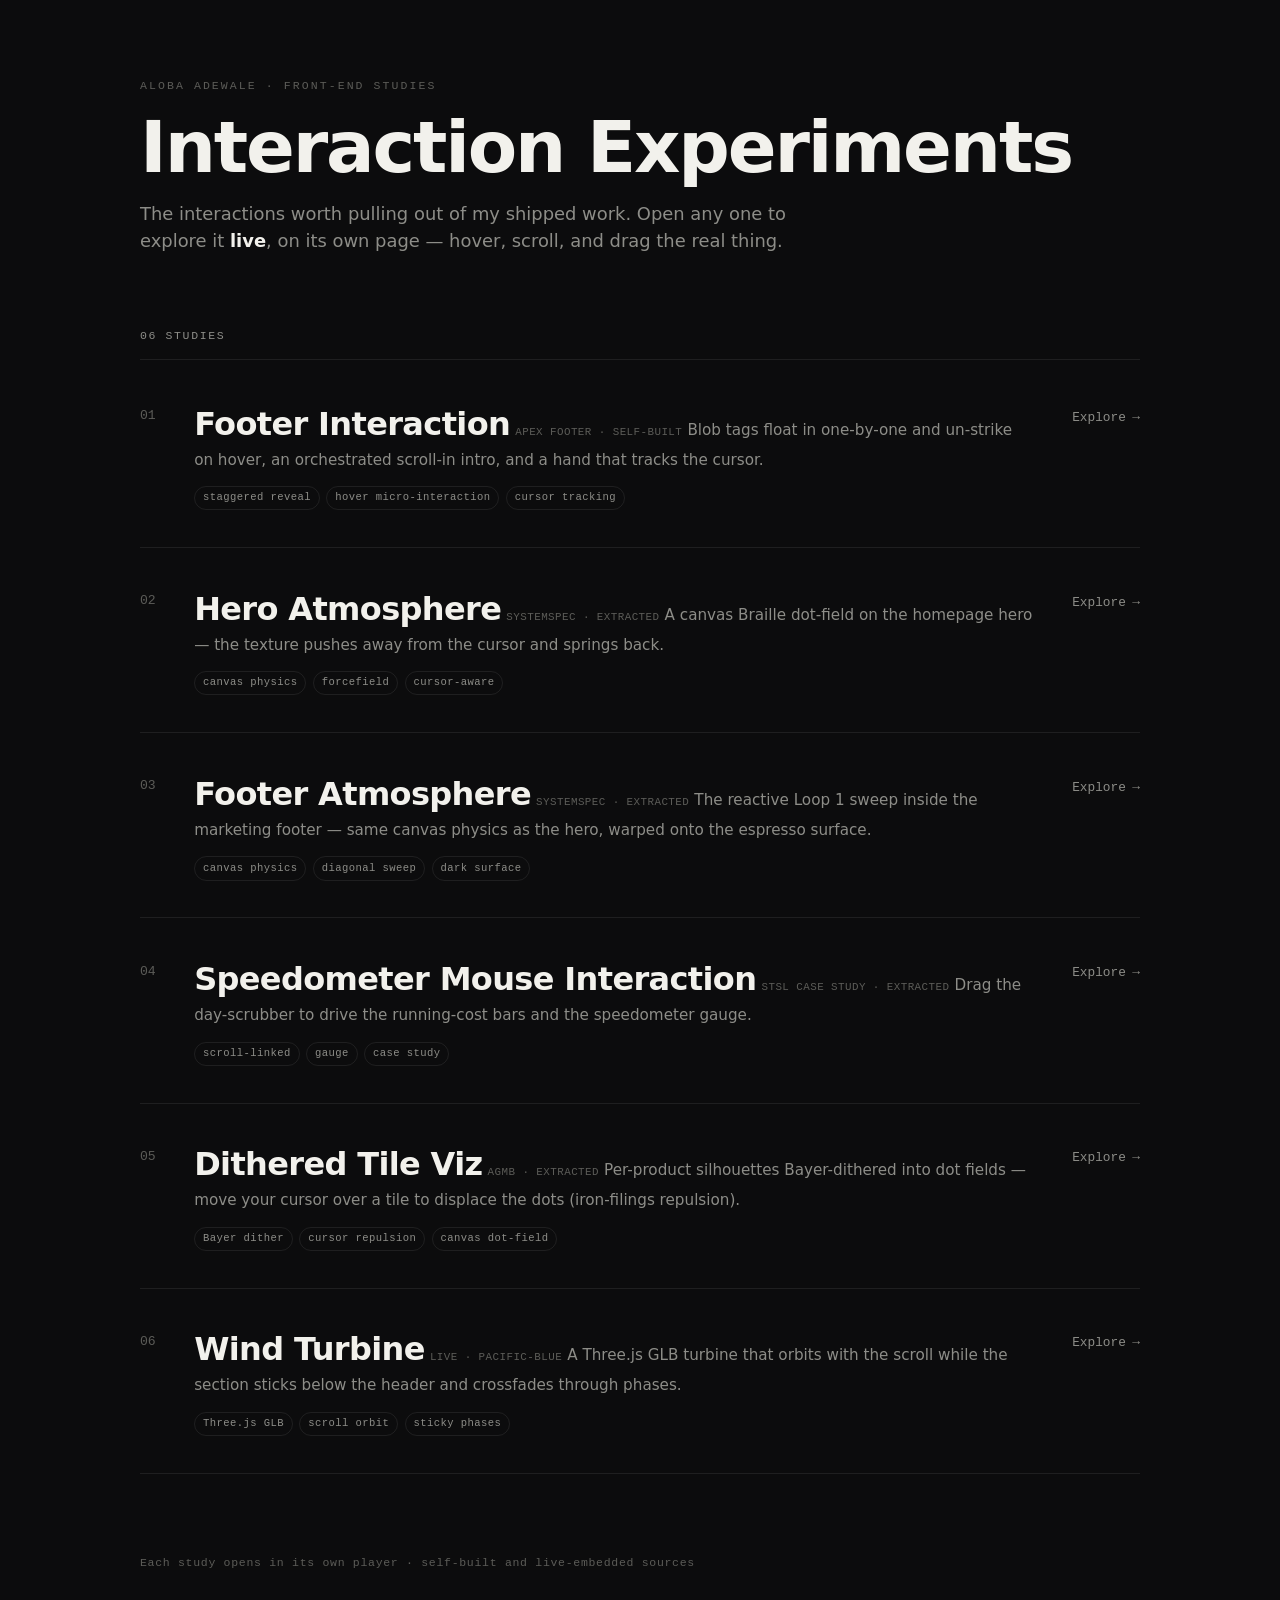
<file: index.html>
<!DOCTYPE html>
<html lang="en">
<head>
<meta charset="UTF-8" />
<meta name="viewport" content="width=device-width, initial-scale=1.0" />
<title>Interaction Experiments — Aloba Adewale</title>
<style>
  :root {
    --bg: #0c0c0d;
    --ink: #f2f1ec;
    --muted: #8d8d88;
    --faint: #5c5c58;
    --line: rgba(255,255,255,0.08);
    --red: #e40202;
    --ease: cubic-bezier(0.23, 1, 0.32, 1);
    --sans: ui-sans-serif, system-ui, -apple-system, "Segoe UI", Roboto, sans-serif;
    --mono: ui-monospace, "SF Mono", "JetBrains Mono", Menlo, monospace;
  }
  * { box-sizing: border-box; margin: 0; padding: 0; }
  body {
    background: var(--bg); color: var(--ink); font-family: var(--sans);
    -webkit-font-smoothing: antialiased; line-height: 1.5;
    padding: clamp(2rem, 6vw, 6rem) clamp(1.25rem, 5vw, 4rem) 5rem;
  }
  .wrap { max-width: 1000px; margin: 0 auto; }

  header { margin-bottom: clamp(2.5rem, 6vw, 4.5rem); }
  .eyebrow { font-family: var(--mono); font-size: 0.72rem; letter-spacing: 0.18em;
             text-transform: uppercase; color: var(--faint); margin-bottom: 1.1rem; }
  h1 { font-size: clamp(2.4rem, 7vw, 4.5rem); line-height: 0.98; letter-spacing: -0.03em;
       font-weight: 680; margin-bottom: 1.2rem; }
  .lead { color: var(--muted); font-size: clamp(1rem, 2vw, 1.12rem); max-width: 62ch; }
  .lead b { color: var(--ink); font-weight: 600; }

  .count { font-family: var(--mono); font-size: 0.72rem; letter-spacing: 0.14em;
           text-transform: uppercase; color: var(--muted);
           padding-bottom: 0.9rem; border-bottom: 1px solid var(--line); margin-bottom: 0.2rem; }

  ul { list-style: none; }
  .study {
    display: grid; grid-template-columns: auto 1fr auto; align-items: start;
    gap: clamp(1rem, 3vw, 2.5rem);
    padding: clamp(1.7rem, 3.2vw, 2.3rem) 0; border-bottom: 1px solid var(--line);
    text-decoration: none; color: inherit;
    transition: padding-left 360ms var(--ease);
  }
  .study__no { font-family: var(--mono); font-size: 0.82rem; color: var(--faint); padding-top: 0.4rem; }
  .study__body { min-width: 0; }
  .study__title { font-size: clamp(1.35rem, 3vw, 2rem); letter-spacing: -0.02em; font-weight: 600;
                  transition: color 200ms ease; }
  .study__src { font-family: var(--mono); font-size: 0.68rem; letter-spacing: 0.04em;
                color: var(--faint); text-transform: uppercase; margin-top: 0.3rem; }
  .study__desc { color: var(--muted); font-size: 0.95rem; margin-top: 0.7rem; max-width: 64ch; }
  .study__tags { margin-top: 0.9rem; display: flex; flex-wrap: wrap; gap: 0.4rem; }
  .tag { font-family: var(--mono); font-size: 0.66rem; letter-spacing: 0.04em; color: var(--muted);
         border: 1px solid var(--line); border-radius: 999px; padding: 0.3em 0.75em; }
  .study__go { font-family: var(--mono); font-size: 0.8rem; color: var(--muted);
               display: inline-flex; align-items: center; gap: 0.4rem; white-space: nowrap;
               padding-top: 0.5rem; transition: color 200ms ease; }
  .study__go span { transition: transform 360ms var(--ease); display: inline-block; }

  @media (hover: hover) and (pointer: fine) {
    .study:hover { padding-left: 0.7rem; }
    .study:hover .study__title { color: var(--red); }
    .study:hover .study__go { color: var(--ink); }
    .study:hover .study__go span { transform: translateX(4px); }
  }
  .study:focus-visible { outline: 2px solid var(--ink); outline-offset: 5px; border-radius: 8px; }

  footer { margin-top: clamp(3rem, 7vw, 5rem); color: var(--faint); font-family: var(--mono);
           font-size: 0.72rem; letter-spacing: 0.06em; }
  footer a { color: var(--muted); text-decoration: none; border-bottom: 1px solid var(--line); }

  @media (max-width: 640px) {
    .study { grid-template-columns: auto 1fr; }
    .study__go { grid-column: 2; justify-self: start; padding-top: 0.9rem; }
  }
  @media (prefers-reduced-motion: reduce) {
    .study, .study__go span { transition: none; }
    .study:hover { padding-left: 0; }
  }
</style>
</head>
<body>
  <div class="wrap">
    <header>
      <p class="eyebrow">Aloba Adewale · Front-end studies</p>
      <h1>Interaction Experiments</h1>
      <p class="lead">The interactions worth pulling out of my shipped work. Open any one to explore it <b>live</b>, on its own page — hover, scroll, and drag the real thing.</p>
    </header>

    <p class="count">06 studies</p>
    <ul>
      <li>
        <a class="study" href="./player.html?study=apex-footer">
          <span class="study__no">01</span>
          <span class="study__body">
            <span class="study__title">Footer Interaction</span>
            <span class="study__src">Apex footer · self-built</span>
            <span class="study__desc">Blob tags float in one-by-one and un-strike on hover, an orchestrated scroll-in intro, and a hand that tracks the cursor.</span>
            <span class="study__tags"><span class="tag">staggered reveal</span><span class="tag">hover micro-interaction</span><span class="tag">cursor tracking</span></span>
          </span>
          <span class="study__go">Explore <span>&#8594;</span></span>
        </a>
      </li>
      <li>
        <a class="study" href="./player.html?study=stsl-hero">
          <span class="study__no">02</span>
          <span class="study__body">
            <span class="study__title">Hero Atmosphere</span>
            <span class="study__src">Systemspec · extracted</span>
            <span class="study__desc">A canvas Braille dot-field on the homepage hero — the texture pushes away from the cursor and springs back.</span>
            <span class="study__tags"><span class="tag">canvas physics</span><span class="tag">forcefield</span><span class="tag">cursor-aware</span></span>
          </span>
          <span class="study__go">Explore <span>&#8594;</span></span>
        </a>
      </li>
      <li>
        <a class="study" href="./player.html?study=stsl-footer">
          <span class="study__no">03</span>
          <span class="study__body">
            <span class="study__title">Footer Atmosphere</span>
            <span class="study__src">Systemspec · extracted</span>
            <span class="study__desc">The reactive Loop 1 sweep inside the marketing footer — same canvas physics as the hero, warped onto the espresso surface.</span>
            <span class="study__tags"><span class="tag">canvas physics</span><span class="tag">diagonal sweep</span><span class="tag">dark surface</span></span>
          </span>
          <span class="study__go">Explore <span>&#8594;</span></span>
        </a>
      </li>
      <li>
        <a class="study" href="./player.html?study=stsl-speedometer">
          <span class="study__no">04</span>
          <span class="study__body">
            <span class="study__title">Speedometer Mouse Interaction</span>
            <span class="study__src">STSL case study · extracted</span>
            <span class="study__desc">Drag the day-scrubber to drive the running-cost bars and the speedometer gauge.</span>
            <span class="study__tags"><span class="tag">scroll-linked</span><span class="tag">gauge</span><span class="tag">case study</span></span>
          </span>
          <span class="study__go">Explore <span>&#8594;</span></span>
        </a>
      </li>
      <li>
        <a class="study" href="./player.html?study=agmb-viz">
          <span class="study__no">05</span>
          <span class="study__body">
            <span class="study__title">Dithered Tile Viz</span>
            <span class="study__src">AGMB · extracted</span>
            <span class="study__desc">Per-product silhouettes Bayer-dithered into dot fields — move your cursor over a tile to displace the dots (iron-filings repulsion).</span>
            <span class="study__tags"><span class="tag">Bayer dither</span><span class="tag">cursor repulsion</span><span class="tag">canvas dot-field</span></span>
          </span>
          <span class="study__go">Explore <span>&#8594;</span></span>
        </a>
      </li>
      <li>
        <a class="study" href="./player.html?study=pacific-turbine">
          <span class="study__no">06</span>
          <span class="study__body">
            <span class="study__title">Wind Turbine</span>
            <span class="study__src">live · Pacific-blue</span>
            <span class="study__desc">A Three.js GLB turbine that orbits with the scroll while the section sticks below the header and crossfades through phases.</span>
            <span class="study__tags"><span class="tag">Three.js GLB</span><span class="tag">scroll orbit</span><span class="tag">sticky phases</span></span>
          </span>
          <span class="study__go">Explore <span>&#8594;</span></span>
        </a>
      </li>
    </ul>

    <footer>Each study opens in its own player · self-built and live-embedded sources</footer>
  </div>
</body>
</html>
</file>
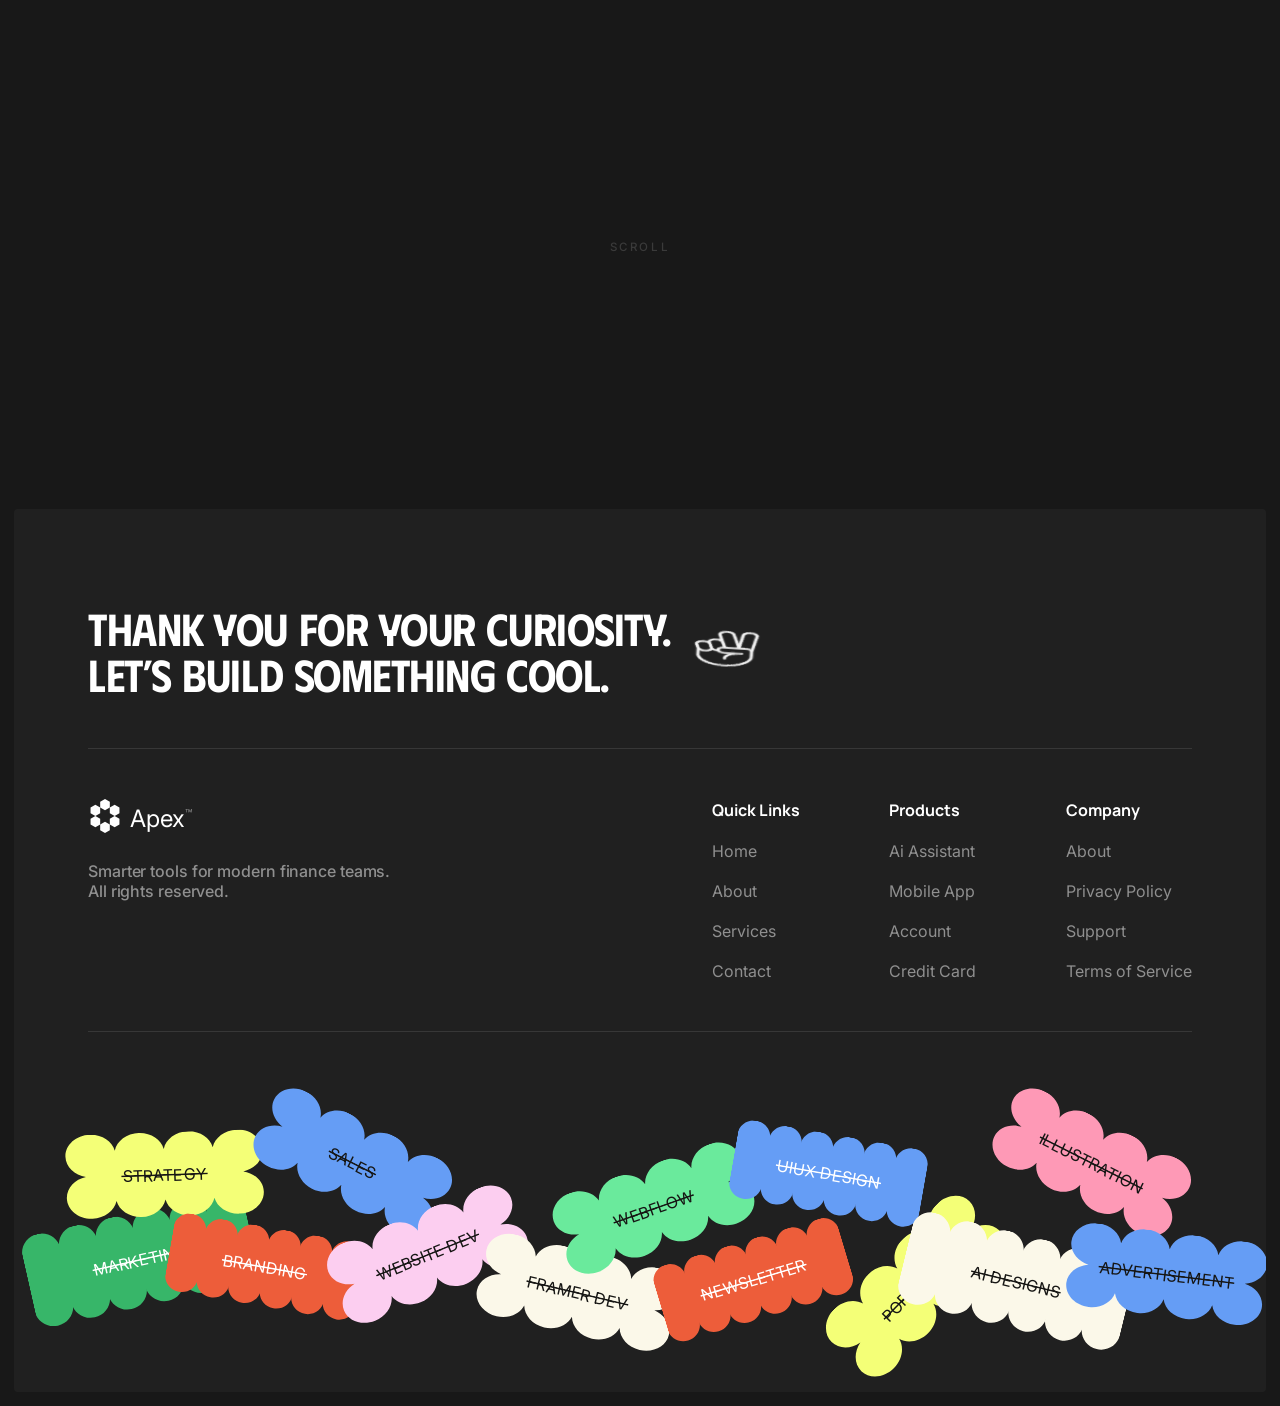
<file: apex-footer/index.html>
<!DOCTYPE html>
<html lang="en">
<head>
<meta charset="UTF-8" />
<meta name="viewport" content="width=device-width, initial-scale=1.0" />
<title>Apex — Footer</title>

<link rel="preconnect" href="https://fonts.googleapis.com" />
<link rel="preconnect" href="https://fonts.gstatic.com" crossorigin />
<link href="https://fonts.googleapis.com/css2?family=Phudu:wght@600;700&family=Inter:wght@400;500&family=Manrope:wght@700&display=swap" rel="stylesheet" />

<style>
  :root {
    --frame:   #181818;
    --panel:   #202020;
    --white:   #ffffff;
    --muted:   #8f8f8f;
    --line:    rgba(255,255,255,0.10);
    --eo:      cubic-bezier(0.23, 1, 0.32, 1);   /* strong ease-out (Emil) */
    --eo-float:cubic-bezier(0.34, 1.45, 0.5, 1); /* single-overshoot settle — buoyant "float" */
    --inter:   "Inter", ui-sans-serif, system-ui, sans-serif;
    --display: "Phudu", "Inter", ui-sans-serif, sans-serif;
    --label:   "Manrope", "Inter", sans-serif;
  }

  * { box-sizing: border-box; margin: 0; padding: 0; }
  html { -webkit-text-size-adjust: 100%; }

  body {
    background: var(--frame);
    font-family: var(--inter);
    -webkit-font-smoothing: antialiased;
    text-rendering: optimizeLegibility;
    min-height: 100dvh;
    display: flex;
    flex-direction: column;
    justify-content: flex-end;
    color: var(--white);
  }

  .page-spacer {
    flex: 1 0 auto;
    min-height: 55vh;
    display: grid;
    place-items: center;
    color: #3a3a3a;
    font: 500 0.72rem/1 var(--inter);
    letter-spacing: 0.22em;
    text-transform: uppercase;
  }

  /* ---- frame + panel ---------------------------------------------- */
  .footer {
    flex: 0 0 auto;
    width: 100%;
    max-width: 1440px;
    margin: 0 auto;
    background: var(--frame);
    padding: 8px;
  }
  .panel {
    position: relative;
    overflow: hidden;
    background: var(--panel);
    padding: 50px 22px 200px;
    border-radius: 4px;
  }

  .stack { display: flex; flex-direction: column; gap: 39px; }

  /* ---- reveal primitives ------------------------------------------ */
  /* generic fade-up */
  .r { opacity: 0; transform: translateY(18px);
       transition: opacity .62s var(--eo) var(--d,0ms), transform .62s var(--eo) var(--d,0ms); }
  .is-in .r { opacity: 1; transform: none; }

  /* line-mask reveal (heading) */
  .line { display: block; overflow: hidden; }
  .line > span { display: block; transform: translateY(115%);
                 transition: transform .8s var(--eo) var(--d,0ms); }
  .is-in .line > span { transform: none; }

  /* divider scale-in */
  .r-line { transform: scaleX(0); transform-origin: left;
            transition: transform .7s var(--eo) var(--d,0ms); }
  .is-in .r-line { transform: scaleX(1); }

  /* logo spin-in */
  .r-logo { opacity: 0; transform: rotate(-120deg) scale(.4);
            transition: opacity .5s var(--eo) var(--d,0ms), transform .7s var(--eo) var(--d,0ms); }
  .is-in .r-logo { opacity: 1; transform: none; }

  /* hand pop-in (wrapper handles intro; inner img handles mouse tilt) */
  .hand-wrap { opacity: 0; transform: translateY(22px) scale(.7);
               transition: opacity .55s var(--eo) var(--d,0ms), transform .7s var(--eo) var(--d,0ms); }
  .is-in .hand-wrap { opacity: 1; transform: none; }

  /* ---- headline + hand -------------------------------------------- */
  .headline { display: flex; align-items: flex-start; gap: 4px; width: 100%; }
  .headline h2 {
    flex: 1 1 0; min-width: 0;
    font-family: var(--display); font-weight: 600;
    font-size: 32px; line-height: 1.06; letter-spacing: -0.01em;
    text-transform: uppercase; color: var(--white);
  }
  .hand-wrap { flex: none; width: 56px; height: 73px; }
  .hand { display: block; width: 100%; height: 100%; object-fit: contain;
          transform: rotate(3.57deg); transform-origin: 50% 80%; will-change: transform; }

  .divider { width: 100%; height: 1px; background: var(--line); }

  /* ---- meta -------------------------------------------------------- */
  .meta { display: flex; flex-direction: column; gap: 40px; }
  .left { display: flex; flex-direction: column; gap: 28px; }
  .brand { display: flex; align-items: center; gap: 8px; }
  .brand img { width: 34px; height: 34px; display: block; }
  .brand__name { font-family: var(--inter); font-weight: 400; font-size: 24px; line-height: 24px; color: var(--white); }
  .brand__name sup { font-size: 0.5em; color: var(--muted); vertical-align: super; }
  .tagline { font-family: var(--inter); font-weight: 500; font-size: 16px; line-height: 20px; letter-spacing: -0.006em; color: var(--muted); }

  .links { display: flex; flex-wrap: wrap; gap: 32px 56px; }
  .col { display: flex; flex-direction: column; gap: 20px; }
  .col__head { font-family: var(--label); font-weight: 700; font-size: 16px; color: var(--white); }
  .col a { font-family: var(--inter); font-weight: 400; font-size: 16px; color: var(--muted);
           text-decoration: none; width: fit-content; transition: color 160ms ease; }
  @media (hover: hover) and (pointer: fine) { .col a:hover { color: var(--white); } }

  /* ---- blob cluster ------------------------------------------------ */
  .blobs { position: absolute; left: 0; right: 0; bottom: -6px; height: 200px; pointer-events: none; }
  .blobs--desktop { display: none; }

  .blob {
    position: absolute; display: grid; place-items: center;
    rotate: var(--rot, 0deg);
    pointer-events: auto; cursor: pointer; text-decoration: none;
    -webkit-tap-highlight-color: transparent;
    opacity: 0; transform: translateY(26px) scale(0.92);
    transition: opacity 520ms var(--eo), transform 520ms var(--eo-float);
    transition-delay: calc(var(--base, 0ms) + var(--i) * var(--stag, 90ms));
  }
  .is-in .blob { opacity: 1; transform: translateY(0) scale(1); }

  .blob__shape { position: absolute; inset: 0; background: var(--fill);
                 -webkit-mask: var(--mask) center / 100% 100% no-repeat;
                         mask: var(--mask) center / 100% 100% no-repeat; }

  .blob__label {
    position: relative; z-index: 1;
    font-family: var(--inter); font-weight: 400; font-size: 11px; line-height: 1;
    letter-spacing: 0.01em; text-transform: uppercase;
    color: var(--ink, #161614); white-space: nowrap; pointer-events: none;
  }
  .blob__label::after {
    content: ""; position: absolute; left: -1px; right: -1px; top: 52%;
    height: 1.4px; background: currentColor; transform: translateY(-50%);
    clip-path: inset(0 0 0 0); transition: clip-path 260ms var(--eo);
  }

  @media (hover: hover) and (pointer: fine) {
    .blob:hover { animation: jiggle 420ms var(--eo); }
    .blob:hover .blob__label::after { clip-path: inset(0 0 0 100%); }  /* wipe off left→right (reading direction) */
  }
  /* touch / tap interaction (no hover on mobile): tap to jiggle + un-strike */
  .blob.is-jiggle { animation: jiggle 460ms var(--eo); }
  .blob.is-tapped .blob__label::after { clip-path: inset(0 0 0 100%); }
  .blob:active { transform: scale(0.96); }
  .blob:focus-visible { outline: 2px solid #fff; outline-offset: 4px; border-radius: 6px; }

  @keyframes jiggle {
    0%   { rotate: var(--rot, 0deg); }
    25%  { rotate: calc(var(--rot, 0deg) - 4deg); }
    50%  { rotate: calc(var(--rot, 0deg) + 3deg); }
    72%  { rotate: calc(var(--rot, 0deg) - 1.5deg); }
    100% { rotate: var(--rot, 0deg); }
  }

  /* ================= DESKTOP ======================================= */
  @media (min-width: 769px) {
    .footer { padding: 14px; }
    .panel { padding: 90px 74px 360px; }
    .stack { gap: 50px; }
    /* heading is natural (nowrap) width so the hand sits beside the text,
       not pushed to the far edge — matches the Figma desktop frame */
    .headline { align-items: flex-end; gap: 18px; }
    .headline h2 { flex: 0 0 auto; font-size: clamp(34px, 3.5vw, 50px); line-height: 1.04; }
    .headline h2 .line > span { white-space: nowrap; }
    .hand-wrap { width: 77px; height: 99px; }
    .hand { transform: rotate(3.57deg); }

    .meta { flex-direction: row; align-items: flex-start; justify-content: space-between; }
    .left { flex: none; }
    .links { flex-wrap: nowrap; gap: clamp(40px, 7vw, 130px); align-items: flex-start; }

    .blobs--mobile { display: none; }
    .blobs--desktop { display: block; bottom: -10px; height: 340px; }
    .blob__label { font-size: 16px; }
    .blob__label::after { height: 1.8px; }
  }

  /* ---- reduced motion --------------------------------------------- */
  @media (prefers-reduced-motion: reduce) {
    .r, .line > span, .r-logo, .hand-wrap { transition: opacity .4s ease var(--d,0ms); transform: none; }
    .is-in .r, .is-in .r-logo, .is-in .hand-wrap { transform: none; }
    .line > span { transform: none; }
    .r-line { transition: opacity .4s ease var(--d,0ms); transform: none; opacity: 0; }
    .is-in .r-line { opacity: 1; transform: none; }
    .blob { transform: none; transition: opacity 320ms ease; transition-delay: calc(var(--i) * 40ms); }
    .is-in .blob { transform: none; }
    @media (hover: hover) and (pointer: fine) {
      .blob:hover { animation: none; }
      .blob:hover .blob__label::after { transition: none; }   /* instant un-strike, no motion */
    }
    .blob:active { transform: none; }
    .hand { transform: rotate(3.57deg) !important; }
  }
</style>
</head>
<body>
  <div class="page-spacer">scroll</div>

  <footer class="footer">
    <div class="panel" id="panel">
      <div class="stack">

        <div class="headline">
          <h2>
            <span class="line"><span class="r-txt" style="--d:80ms">Thank you for your curiosity.</span></span>
            <span class="line"><span class="r-txt" style="--d:170ms">Let&rsquo;s build something cool.</span></span>
          </h2>
          <div class="hand-wrap" style="--d:280ms">
            <img class="hand" id="hand" src="assets/hand.svg" alt="" aria-hidden="true" />
          </div>
        </div>

        <div class="divider r-line" style="--d:360ms"></div>

        <div class="meta">
          <div class="left">
            <div class="brand">
              <img class="r-logo" style="--d:400ms" src="assets/apex.svg" alt="" aria-hidden="true" />
              <span class="brand__name r" style="--d:460ms">Apex<sup>&trade;</sup></span>
            </div>
            <p class="tagline r" style="--d:520ms">Smarter tools for modern finance teams.<br />All rights reserved.</p>
          </div>

          <nav class="links" aria-label="Footer">
            <div class="col r" style="--d:560ms">
              <p class="col__head">Quick Links</p>
              <a>Home</a><a>About</a><a>Services</a><a>Contact</a>
            </div>
            <div class="col r" style="--d:620ms">
              <p class="col__head">Products</p>
              <a>Ai Assistant</a><a>Mobile App</a><a>Account</a><a>Credit Card</a>
            </div>
            <div class="col r" style="--d:680ms">
              <p class="col__head">Company</p>
              <a>About</a><a>Privacy Policy</a><a>Support</a><a>Terms of Service</a>
            </div>
          </nav>
        </div>

        <div class="divider r-line" style="--d:740ms"></div>
      </div>

      <!-- MOBILE blob cluster (5) -->
      <div class="blobs blobs--mobile" aria-label="Services" style="--base:820ms; --stag:90ms;">
        <a class="blob" style="--i:0; --fill:#FCCEF0; --ink:#161614; --mask:url(assets/blobA.svg); --rot:-22.07deg; width:127.7px; height:54.6px; left:266px; top:96px;"><span class="blob__shape"></span><span class="blob__label">Website Dev</span></a>
        <a class="blob" style="--i:1; --fill:#659DF5; --ink:#161614; --mask:url(assets/blobB.svg); --rot:26.86deg; width:127.7px; height:54.6px; left:188px; top:42px;"><span class="blob__shape"></span><span class="blob__label">Sales</span></a>
        <a class="blob" style="--i:2; --fill:#ED5D3A; --ink:#ffffff; --mask:url(assets/blobC.svg); --rot:9.95deg; width:124.8px; height:52px; left:150px; top:86px;"><span class="blob__shape"></span><span class="blob__label">Branding</span></a>
        <a class="blob" style="--i:3; --fill:#F4FF77; --ink:#161614; --mask:url(assets/blobA.svg); --rot:-3deg; width:127.7px; height:54.6px; left:60px; top:34px;"><span class="blob__shape"></span><span class="blob__label">Strategy</span></a>
        <a class="blob" style="--i:4; --fill:#37B669; --ink:#ffffff; --mask:url(assets/blobD.svg); --rot:-12.66deg; width:148.5px; height:61.8px; left:8px; top:78px;"><span class="blob__shape"></span><span class="blob__label">Marketing</span></a>
      </div>

      <!-- DESKTOP blob cluster (13) -->
      <div class="blobs blobs--desktop" aria-label="Services" style="--base:820ms; --stag:60ms;">
        <a class="blob" style="--i:0;  --fill:#37B669; --ink:#fff;     --mask:url(assets/blobD.svg); --rot:-12.66deg; width:228px; height:95px; left:max(12px, calc(6% - 114px));  top:150px;"><span class="blob__shape"></span><span class="blob__label">Marketing</span></a>
        <a class="blob" style="--i:1;  --fill:#F4FF77; --ink:#161614; --mask:url(assets/blobA.svg); --rot:-2deg;    width:199px; height:85px; left:max(40px, calc(12% - 99px));  top:70px;"><span class="blob__shape"></span><span class="blob__label">Strategy</span></a>
        <a class="blob" style="--i:2;  --fill:#ED5D3A; --ink:#fff;     --mask:url(assets/blobC.svg); --rot:9.95deg;   width:193px; height:80px; left:calc(20% - 96px);  top:165px;"><span class="blob__shape"></span><span class="blob__label">Branding</span></a>
        <a class="blob" style="--i:3;  --fill:#659DF5; --ink:#161614; --mask:url(assets/blobA.svg); --rot:26.86deg;  width:199px; height:85px; left:calc(27% - 99px);  top:58px;"><span class="blob__shape"></span><span class="blob__label">Sales</span></a>
        <a class="blob" style="--i:4;  --fill:#FCCEF0; --ink:#161614; --mask:url(assets/blobA.svg); --rot:-22.07deg; width:199px; height:85px; left:calc(33% - 99px);  top:150px;"><span class="blob__shape"></span><span class="blob__label">Website Dev</span></a>
        <a class="blob" style="--i:5;  --fill:#FBF8E9; --ink:#161614; --mask:url(assets/blobA.svg); --rot:13.23deg;  width:199px; height:85px; left:calc(45% - 99px);  top:188px;"><span class="blob__shape"></span><span class="blob__label">Framer Dev</span></a>
        <a class="blob" style="--i:6;  --fill:#6AEA9C; --ink:#161614; --mask:url(assets/blobA.svg); --rot:-19.31deg; width:199px; height:85px; left:calc(51% - 99px);  top:104px;"><span class="blob__shape"></span><span class="blob__label">Webflow</span></a>
        <a class="blob" style="--i:7;  --fill:#ED5D3A; --ink:#fff;     --mask:url(assets/blobC.svg); --rot:-16.7deg;  width:193px; height:80px; left:calc(59% - 96px);  top:178px;"><span class="blob__shape"></span><span class="blob__label">Newsletter</span></a>
        <a class="blob" style="--i:8;  --fill:#659DF5; --ink:#fff;     --mask:url(assets/blobC.svg); --rot:9.95deg;   width:193px; height:80px; left:calc(65% - 96px);  top:72px;"><span class="blob__shape"></span><span class="blob__label">UIUX Design</span></a>
        <a class="blob" style="--i:9;  --fill:#F4FF77; --ink:#161614; --mask:url(assets/blobA.svg); --rot:-45.63deg; width:199px; height:85px; left:calc(72% - 99px);  top:182px;"><span class="blob__shape"></span><span class="blob__label">Portfolio</span></a>
        <a class="blob" style="--i:10; --fill:#FBF8E9; --ink:#161614; --mask:url(assets/blobD.svg); --rot:13.73deg;  width:228px; height:95px; left:calc(80% - 114px); top:172px;"><span class="blob__shape"></span><span class="blob__label">AI Designs</span></a>
        <a class="blob" style="--i:11; --fill:#FE99B6; --ink:#161614; --mask:url(assets/blobA.svg); --rot:26.86deg;  width:199px; height:85px; left:calc(86% - 99px);  top:58px;"><span class="blob__shape"></span><span class="blob__label">Illustration</span></a>
        <a class="blob" style="--i:12; --fill:#659DF5; --ink:#161614; --mask:url(assets/blobA.svg); --rot:6.99deg;   width:199px; height:85px; left:calc(92% - 99px);  top:170px;"><span class="blob__shape"></span><span class="blob__label">Advertisement</span></a>
      </div>

    </div>
  </footer>

  <script>
    var reduce = window.matchMedia("(prefers-reduced-motion: reduce)").matches;

    /* ---- orchestrated intro: reveal the whole panel on scroll-in ---- */
    (function () {
      var panel = document.getElementById("panel");
      if (!panel) return;
      function reveal() { panel.classList.add("is-in"); }
      if (!("IntersectionObserver" in window)) { reveal(); return; }
      var io = new IntersectionObserver(function (entries) {
        entries.forEach(function (e) { if (e.isIntersecting) { reveal(); io.disconnect(); } });
      }, { threshold: 0.18, rootMargin: "-40px 0px" });
      io.observe(panel);
      requestAnimationFrame(function () {
        var r = panel.getBoundingClientRect();
        if (r.top < window.innerHeight && r.bottom > 0) requestAnimationFrame(reveal);
      });
    })();

    /* ---- tap interaction: on touch (no hover), tapping a blob jiggles
            it and wipes off the strikethrough (toggle) ------------------ */
    (function () {
      document.querySelectorAll(".blob").forEach(function (blob) {
        blob.addEventListener("click", function (e) {
          e.preventDefault();
          blob.classList.toggle("is-tapped");
          if (!reduce) {
            blob.classList.remove("is-jiggle");
            void blob.offsetWidth;          // restart the animation
            blob.classList.add("is-jiggle");
          }
        });
        blob.addEventListener("animationend", function () { blob.classList.remove("is-jiggle"); });
      });
    })();

    /* ---- hand follows the mouse (fine pointers only) ---------------- */
    (function () {
      var hand = document.getElementById("hand");
      if (!hand || reduce) return;
      if (!window.matchMedia("(hover: hover) and (pointer: fine)").matches) return;

      var BASE = 3.57;
      var rot = BASE, tx = 0, ty = 0;
      var tRot = BASE, tTx = 0, tTy = 0;
      var active = false;

      function clamp(v, a, b) { return Math.max(a, Math.min(b, v)); }

      window.addEventListener("mousemove", function (e) {
        var r = hand.getBoundingClientRect();
        if (!r.width) return;
        var dx = e.clientX - (r.left + r.width / 2);
        var dy = e.clientY - (r.top + r.height / 2);
        tRot = BASE + clamp(dx * 0.03, -16, 16);   // tilt toward cursor
        tTx  = clamp(dx * 0.018, -12, 12);          // subtle parallax
        tTy  = clamp(dy * 0.018, -10, 10);
        if (!active) { active = true; requestAnimationFrame(loop); }
      }, { passive: true });

      // ease back to rest when the cursor leaves the window
      window.addEventListener("mouseout", function (e) {
        if (e.relatedTarget === null) {
          tRot = BASE; tTx = 0; tTy = 0;
          if (!active) { active = true; requestAnimationFrame(loop); }
        }
      }, { passive: true });

      function loop() {
        rot += (tRot - rot) * 0.12;                 // spring-like lerp
        tx  += (tTx  - tx)  * 0.12;
        ty  += (tTy  - ty)  * 0.12;
        hand.style.transform = "translate(" + tx.toFixed(2) + "px," + ty.toFixed(2) + "px) rotate(" + rot.toFixed(2) + "deg)";
        if (Math.abs(tRot - rot) > 0.05 || Math.abs(tTx - tx) > 0.1 || Math.abs(tTy - ty) > 0.1) {
          requestAnimationFrame(loop);
        } else { active = false; }
      }
    })();
  </script>
</body>
</html>
</file>
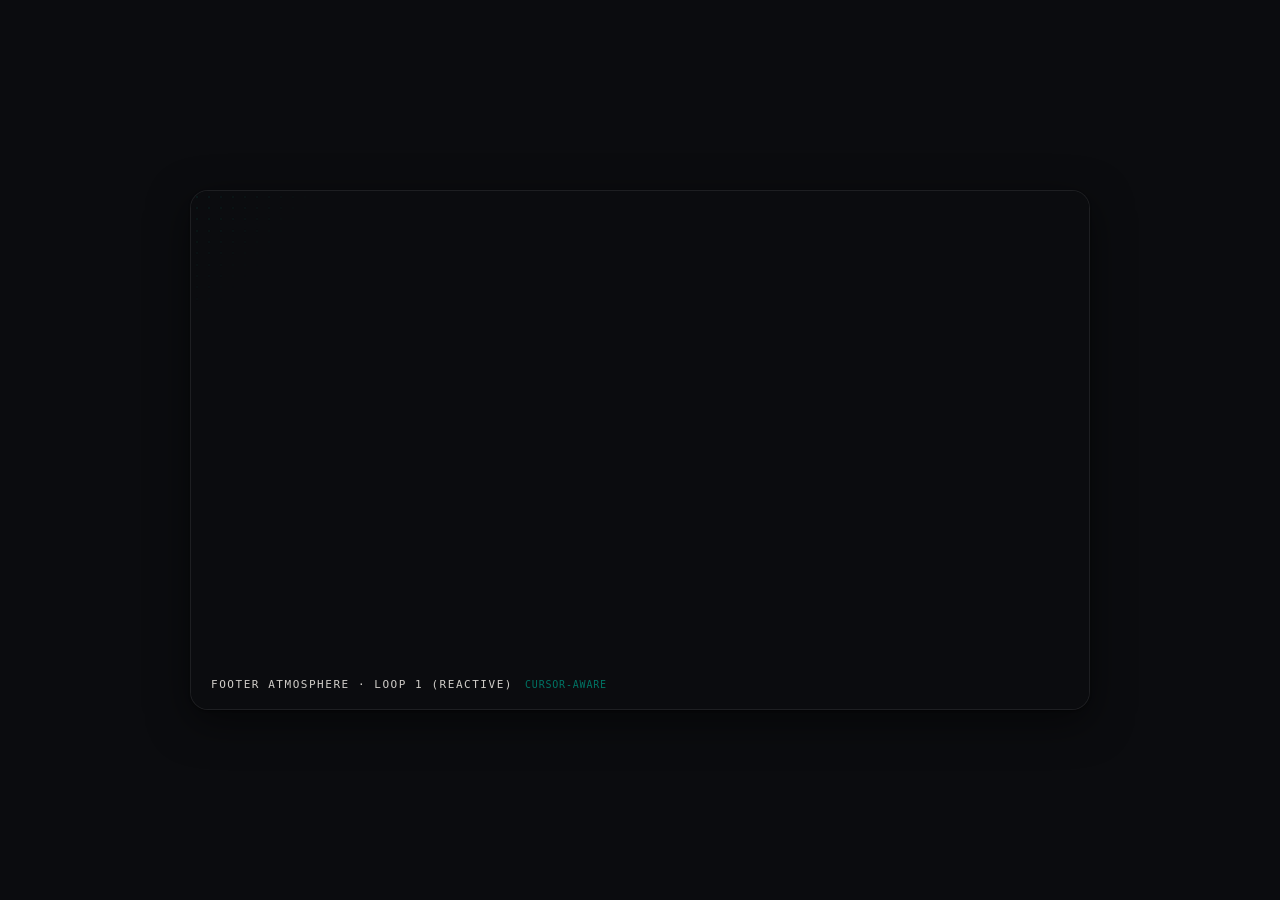
<file: atmosphere-footer/index.html>
<!doctype html>
<html lang="en">
<head>
<meta charset="utf-8" />
<meta name="viewport" content="width=device-width, initial-scale=1" />
<title>Footer Atmosphere · Loop 1 (Reactive)</title>
<!--
  Standalone extraction of FooterAtmosphereReactive.
  Source (verbatim physics + wave):
    packages/brand-stsl/src/components/FooterAtmosphereReactive.tsx
      - Constants (CELL_W/H, COL_X, ROW_Y, DOT_R, FIELD_*, SPRING, DAMPING): lines 19-28
      - Dot struct: lines 30-37
      - hexToRgb: lines 45-53
      - buildDots: lines 80-98
      - resize / dpr handling: lines 100-109
      - mouse onMove/onLeave: lines 121-129
      - drawStatic: lines 137-148
      - wave constants (WAVE_PERIOD_MS 14000, WAVE_BAND 520, WAVE_PEAK_A 0.62, SQRT2 axis): lines 170-175
      - forcefield + diagonal wave tick(): lines 177-244
  Colors/fonts from packages/brand-stsl/src/styles.css
    accent teal #017A6A, bg-inverse espresso #0B0C0F, Source Serif 4 / Inter / JetBrains Mono.
  React shell (useEffect/useRef) unwrapped into DOMContentLoaded + <canvas> + RAF.
-->
<style>
  :root {
    --accent-default: #017A6A;
    --bg-inverse: #0B0C0F;
  }
  * { box-sizing: border-box; }
  html, body {
    margin: 0;
    height: 100%;
  }
  body {
    display: flex;
    align-items: center;
    justify-content: center;
    min-height: 100vh;
    background: var(--bg-inverse);
    font-family: 'Inter', system-ui, -apple-system, sans-serif;
  }

  .demo-stage {
    position: relative;
    width: 900px;
    height: 520px;
    max-width: calc(100vw - 32px);
    background: var(--bg-inverse);
    border: 1px solid rgba(255, 255, 255, 0.08);
    border-radius: 18px;
    overflow: hidden;
    box-shadow: 0 1px 2px rgba(0,0,0,0.4), 0 12px 40px rgba(0,0,0,0.5);
  }

  .demo-stage .field {
    position: absolute;
    inset: 0;
    overflow: hidden;
  }
  /* Espresso base — sits behind the canvas (source render line 290). */
  .demo-stage .field .base {
    position: absolute;
    inset: 0;
    background: var(--bg-inverse);
  }
  .demo-stage canvas {
    display: block;
    position: absolute;
    inset: 0;
    width: 100%;
    height: 100%;
    contain: layout paint;
  }

  .demo-label {
    position: absolute;
    left: 20px;
    bottom: 18px;
    display: flex;
    align-items: baseline;
    gap: 12px;
    pointer-events: none;
    z-index: 2;
  }
  .demo-label .title {
    font-family: 'JetBrains Mono', ui-monospace, 'SF Mono', Menlo, monospace;
    font-size: 11px;
    letter-spacing: 0.14em;
    text-transform: uppercase;
    color: rgba(251, 248, 242, 0.82);
  }
  .demo-label .tag {
    font-family: 'JetBrains Mono', ui-monospace, 'SF Mono', Menlo, monospace;
    font-size: 10px;
    letter-spacing: 0.08em;
    text-transform: uppercase;
    color: var(--accent-default);
    opacity: 0.95;
  }
</style>
</head>
<body>
  <div class="demo-stage" id="stage">
    <div class="field" id="wrap" aria-hidden="true">
      <div class="base"></div>
      <canvas id="canvas"></canvas>
    </div>
    <div class="demo-label">
      <span class="title">Footer Atmosphere · Loop 1 (Reactive)</span>
      <span class="tag">cursor-aware</span>
    </div>
  </div>

<script>
// ---- Constants lifted verbatim from FooterAtmosphereReactive.tsx (lines 19-28) ----
const CELL_W = 24;
const CELL_H = 34;
const COL_X  = [6, 18];
const ROW_Y  = [6, 17, 28];
const DOT_R  = 1.2;

const FIELD_RADIUS = 130;
const FIELD_PUSH   = 38;
const SPRING       = 0.075;
const DAMPING      = 0.82;

// hexToRgb (lines 45-53)
function hexToRgb(hex) {
  const m = hex.replace('#', '').match(/.{2}/g);
  if (!m || m.length < 3) return [1, 122, 106];
  return [
    parseInt(m[0] ?? '00', 16),
    parseInt(m[1] ?? '00', 16),
    parseInt(m[2] ?? '00', 16),
  ];
}
function readToken(name, fallback) {
  const v = getComputedStyle(document.documentElement).getPropertyValue(name).trim();
  return v || fallback;
}

document.addEventListener('DOMContentLoaded', () => {
  const wrap = document.getElementById('wrap');
  const canvas = document.getElementById('canvas');
  const ctx = canvas.getContext('2d', { alpha: true });
  if (!ctx) return;

  const reduced = window.matchMedia('(prefers-reduced-motion: reduce)').matches;
  const dpr = Math.min(window.devicePixelRatio || 1, 2);
  const [r, g, b] = hexToRgb(readToken('--accent-default', '#017A6A'));

  const wrapEl = wrap;
  const canvasEl = canvas;
  const context = ctx;

  let dots = [];
  let cssW = 0;
  let cssH = 0;

  // buildDots (lines 80-98)
  function buildDots(width, height) {
    const next = [];
    const cols = Math.ceil(width / CELL_W) + 1;
    const rows = Math.ceil(height / CELL_H) + 1;
    for (let r = 0; r < rows; r++) {
      for (let c = 0; c < cols; c++) {
        const ox = c * CELL_W;
        const oy = r * CELL_H;
        for (const cx of COL_X) {
          for (const cy of ROW_Y) {
            const x = ox + cx;
            const y = oy + cy;
            next.push({ bx: x, by: y, cx: x, cy: y, vx: 0, vy: 0 });
          }
        }
      }
    }
    return next;
  }

  // resize / dpr handling (lines 100-109)
  function resize() {
    const rect = wrapEl.getBoundingClientRect();
    cssW = rect.width > 0 ? rect.width : 480;
    cssH = rect.height > 0 ? rect.height : 480;
    canvasEl.width = Math.round(cssW * dpr);
    canvasEl.height = Math.round(cssH * dpr);
    canvasEl.style.width  = `${cssW}px`;
    canvasEl.style.height = `${cssH}px`;
    dots = buildDots(cssW, cssH);
  }
  resize();

  let ro = null;
  if (typeof ResizeObserver !== 'undefined') {
    ro = new ResizeObserver(() => resize());
    ro.observe(wrapEl);
  }

  let mouseX = -1000;
  let mouseY = -1000;

  function onMove(e) {
    const rect = wrapEl.getBoundingClientRect();
    mouseX = e.clientX - rect.left;
    mouseY = e.clientY - rect.top;
  }
  function onLeave() {
    mouseX = -1000;
    mouseY = -1000;
  }

  // Listen on the stage card so the cursor anywhere engages the forcefield.
  const root = wrapEl.closest('.demo-stage') ?? wrapEl.parentElement ?? wrapEl;
  root.addEventListener('mousemove', onMove, { passive: true });
  root.addEventListener('mouseleave', onLeave);

  // drawStatic (lines 137-148)
  function drawStatic() {
    context.save();
    context.scale(dpr, dpr);
    context.clearRect(0, 0, cssW, cssH);
    context.fillStyle = `rgba(${r}, ${g}, ${b}, 0.20)`;
    for (const d of dots) {
      context.beginPath();
      context.arc(d.bx, d.by, DOT_R, 0, Math.PI * 2);
      context.fill();
    }
    context.restore();
  }

  if (reduced) {
    drawStatic();
    return;
  }

  let raf = 0;

  // Ambient wave — diagonal 45° sweep band (lines 170-175)
  const WAVE_PERIOD_MS = 14000;
  const WAVE_BAND      = 520;  // px — width of the brightness band
  const WAVE_BASE_A    = 0;    // outside the wave — dots invisible
  const WAVE_PEAK_A    = 0.62; // peak at the wave center
  const SQRT2          = Math.SQRT2;
  let waveStart = performance.now();

  // forcefield + diagonal wave tick (lines 177-244)
  function tick(now) {
    context.save();
    context.scale(dpr, dpr);
    context.clearRect(0, 0, cssW, cssH);

    const fieldR2 = FIELD_RADIUS * FIELD_RADIUS;

    // Diagonal wave position — projected onto the (1,1)/√2 axis.
    const phase    = ((now - waveStart) % WAVE_PERIOD_MS) / WAVE_PERIOD_MS;
    const projMax  = (cssW + cssH) / SQRT2;
    const wavePos  = -WAVE_BAND + phase * (projMax + WAVE_BAND * 2);

    for (const d of dots) {
      if (mouseX > -500) {
        const dx = d.cx - mouseX;
        const dy = d.cy - mouseY;
        const d2 = dx * dx + dy * dy;
        if (d2 < fieldR2 && d2 > 0.01) {
          const dist = Math.sqrt(d2);
          const falloff = 1 - dist / FIELD_RADIUS;
          const push = FIELD_PUSH * falloff;
          const nx = dx / dist;
          const ny = dy / dist;
          const tx = d.bx + nx * push;
          const ty = d.by + ny * push;
          d.vx += (tx - d.cx) * 0.18;
          d.vy += (ty - d.cy) * 0.18;
        } else {
          d.vx += (d.bx - d.cx) * SPRING;
          d.vy += (d.by - d.cy) * SPRING;
        }
      } else {
        d.vx += (d.bx - d.cx) * SPRING;
        d.vy += (d.by - d.cy) * SPRING;
      }

      d.vx *= DAMPING;
      d.vy *= DAMPING;
      d.cx += d.vx;
      d.cy += d.vy;
    }

    // Per-dot alpha — wave brightness peaks at band center and falls
    // off cosine-smooth to either edge.
    for (const d of dots) {
      const proj = (d.cx + d.cy) / SQRT2;
      const ax = Math.abs(proj - wavePos);
      if (ax >= WAVE_BAND) continue;
      const t = 1 - ax / WAVE_BAND;
      const eased = (1 - Math.cos(t * Math.PI)) * 0.5;
      const alpha = WAVE_BASE_A + (WAVE_PEAK_A - WAVE_BASE_A) * eased;
      if (alpha < 0.02) continue;
      context.fillStyle = `rgba(${r}, ${g}, ${b}, ${alpha})`;
      context.beginPath();
      context.arc(d.cx, d.cy, DOT_R, 0, Math.PI * 2);
      context.fill();
    }

    context.restore();
    raf = requestAnimationFrame(tick);
  }

  raf = requestAnimationFrame(tick);
});
</script>
</body>
</html>
</file>
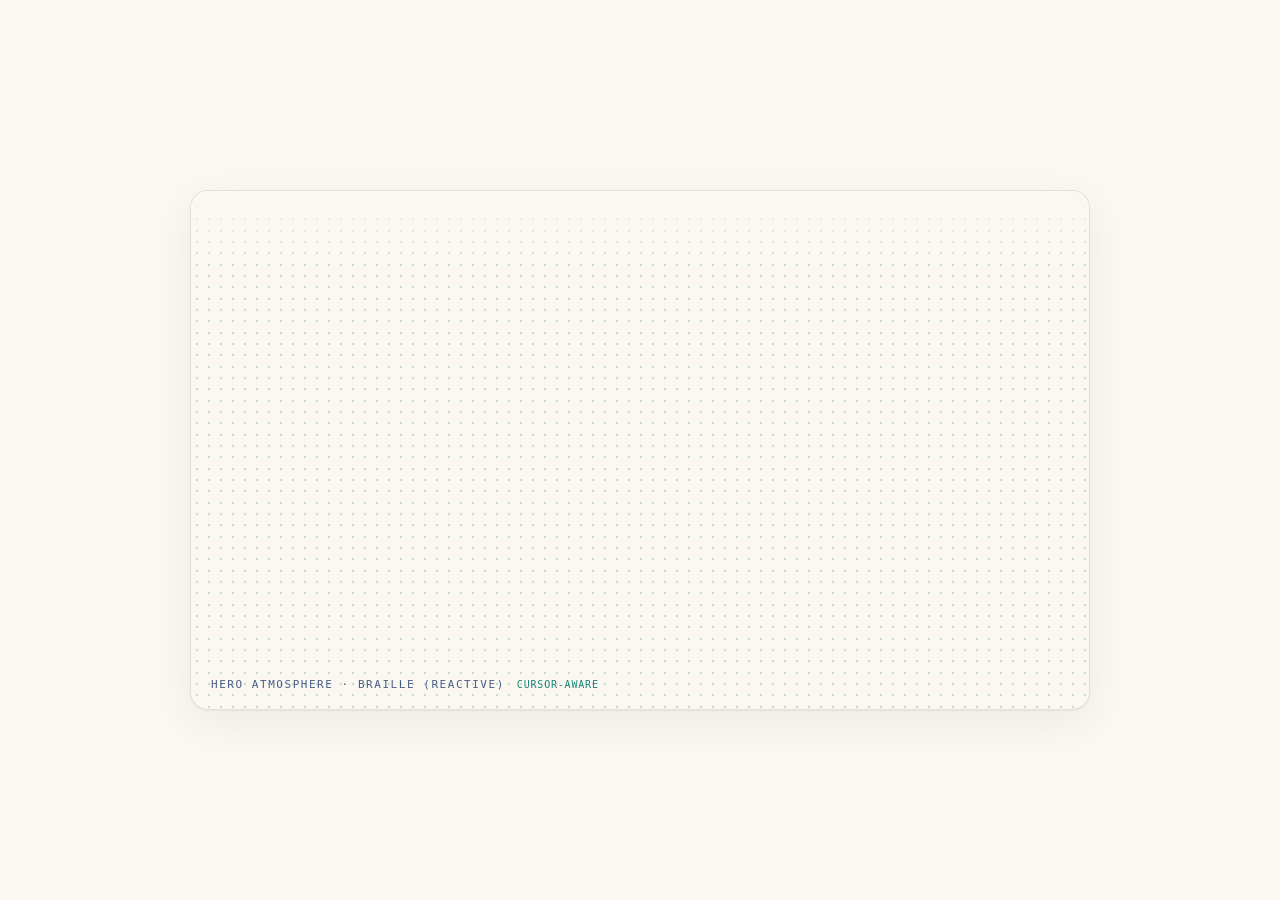
<file: atmosphere-hero/index.html>
<!doctype html>
<html lang="en">
<head>
<meta charset="utf-8" />
<meta name="viewport" content="width=device-width, initial-scale=1" />
<title>Hero Atmosphere · Braille (Reactive)</title>
<!--
  Standalone extraction of HeroAtmosphereReactive.
  Source (verbatim physics):
    packages/brand-stsl/src/components/HeroAtmosphereReactive.tsx
      - Constants (CELL_W/H, COL_X, ROW_Y, DOT_R, FIELD_*, SPRING, DAMPING): lines 28-38
      - Dot struct: lines 40-47
      - hexToRgb: lines 55-63
      - buildDots: lines 89-107
      - resize / dpr handling: lines 109-118
      - mouse onMove/onLeave: lines 131-139
      - drawStatic: lines 148-159
      - forcefield integration tick(): lines 173-228
  Colors/fonts from packages/brand-stsl/src/styles.css
    accent teal #017A6A, bg-canvas parchment #FBF8F2, Source Serif 4 / Inter / JetBrains Mono.
  React shell (useEffect/useRef) unwrapped into DOMContentLoaded + <canvas> + RAF.
-->
<style>
  :root {
    --accent-default: #017A6A;
    --bg-canvas: #FBF8F2;
    --emphasis: #1a356a;
  }
  * { box-sizing: border-box; }
  html, body {
    margin: 0;
    height: 100%;
  }
  body {
    display: flex;
    align-items: center;
    justify-content: center;
    min-height: 100vh;
    background: var(--bg-canvas);
    font-family: 'Inter', system-ui, -apple-system, sans-serif;
  }

  .demo-stage {
    position: relative;
    width: 900px;
    height: 520px;
    max-width: calc(100vw - 32px);
    background: var(--bg-canvas);
    border: 1px solid rgba(11, 12, 15, 0.10);
    border-radius: 18px;
    overflow: hidden;
    box-shadow: 0 1px 2px rgba(11,12,15,0.04), 0 12px 40px rgba(11,12,15,0.06);
  }

  .demo-stage .field {
    position: absolute;
    inset: 0;
    overflow: hidden;
  }
  .demo-stage canvas {
    display: block;
    position: absolute;
    inset: 0;
    width: 100%;
    height: 100%;
    contain: layout paint;
  }

  /* Top edge fade (from source render: linear-gradient bg-canvas -> transparent) */
  .demo-stage .top-fade {
    position: absolute;
    left: 0; right: 0; top: 0;
    height: 80px;
    background: linear-gradient(to bottom, var(--bg-canvas) 0%, transparent 100%);
    pointer-events: none;
  }

  .demo-label {
    position: absolute;
    left: 20px;
    bottom: 18px;
    display: flex;
    align-items: baseline;
    gap: 12px;
    pointer-events: none;
    z-index: 2;
  }
  .demo-label .title {
    font-family: 'JetBrains Mono', ui-monospace, 'SF Mono', Menlo, monospace;
    font-size: 11px;
    letter-spacing: 0.14em;
    text-transform: uppercase;
    color: var(--emphasis);
    opacity: 0.78;
  }
  .demo-label .tag {
    font-family: 'JetBrains Mono', ui-monospace, 'SF Mono', Menlo, monospace;
    font-size: 10px;
    letter-spacing: 0.08em;
    text-transform: uppercase;
    color: var(--accent-default);
    opacity: 0.9;
  }
</style>
</head>
<body>
  <div class="demo-stage" id="stage">
    <div class="field" id="wrap" aria-hidden="true">
      <canvas id="canvas"></canvas>
      <div class="top-fade"></div>
    </div>
    <div class="demo-label">
      <span class="title">Hero Atmosphere · Braille (Reactive)</span>
      <span class="tag">cursor-aware</span>
    </div>
  </div>

<script>
// ---- Constants lifted verbatim from HeroAtmosphereReactive.tsx (lines 28-38) ----
const CELL_W = 24;
const CELL_H = 34;
const COL_X  = [6, 18];
const ROW_Y  = [6, 17, 28];
const DOT_R  = 1.2;

const FIELD_RADIUS = 130;     // px — repulsion sphere of influence
const FIELD_PUSH   = 38;      // px — peak displacement at cursor center
const SPRING       = 0.075;   // per-frame pull back to base position
const DAMPING      = 0.82;    // velocity damping per frame

// hexToRgb (lines 55-63)
function hexToRgb(hex) {
  const m = hex.replace('#', '').match(/.{2}/g);
  if (!m || m.length < 3) return [1, 122, 106];
  return [
    parseInt(m[0] ?? '00', 16),
    parseInt(m[1] ?? '00', 16),
    parseInt(m[2] ?? '00', 16),
  ];
}
function readToken(name, fallback) {
  const v = getComputedStyle(document.documentElement).getPropertyValue(name).trim();
  return v || fallback;
}

document.addEventListener('DOMContentLoaded', () => {
  const wrap = document.getElementById('wrap');
  const canvas = document.getElementById('canvas');
  const ctx = canvas.getContext('2d', { alpha: true });
  if (!ctx) return;

  const reduced = window.matchMedia('(prefers-reduced-motion: reduce)').matches;
  const dpr = Math.min(window.devicePixelRatio || 1, 2);
  const [r, g, b] = hexToRgb(readToken('--accent-default', '#017A6A'));

  let dots = [];
  let cssW = 0;
  let cssH = 0;
  const wrapEl = wrap;
  const canvasEl = canvas;
  const context = ctx;

  // buildDots (lines 89-107)
  function buildDots(width, height) {
    const next = [];
    const cols = Math.ceil(width / CELL_W) + 1;
    const rows = Math.ceil(height / CELL_H) + 1;
    for (let r = 0; r < rows; r++) {
      for (let c = 0; c < cols; c++) {
        const ox = c * CELL_W;
        const oy = r * CELL_H;
        for (const cx of COL_X) {
          for (const cy of ROW_Y) {
            const x = ox + cx;
            const y = oy + cy;
            next.push({ bx: x, by: y, cx: x, cy: y, vx: 0, vy: 0 });
          }
        }
      }
    }
    return next;
  }

  // resize / dpr handling (lines 109-118)
  function resize() {
    const rect = wrapEl.getBoundingClientRect();
    cssW = rect.width > 0 ? rect.width : 480;
    cssH = rect.height > 0 ? rect.height : 480;
    canvasEl.width = Math.round(cssW * dpr);
    canvasEl.height = Math.round(cssH * dpr);
    canvasEl.style.width  = `${cssW}px`;
    canvasEl.style.height = `${cssH}px`;
    dots = buildDots(cssW, cssH);
  }
  resize();

  let ro = null;
  if (typeof ResizeObserver !== 'undefined') {
    ro = new ResizeObserver(() => resize());
    ro.observe(wrapEl);
  }

  // Mouse position. -1000,-1000 = no cursor (forcefield off).
  let mouseX = -1000;
  let mouseY = -1000;

  function onMove(e) {
    const rect = wrapEl.getBoundingClientRect();
    mouseX = e.clientX - rect.left;
    mouseY = e.clientY - rect.top;
  }
  function onLeave() {
    mouseX = -1000;
    mouseY = -1000;
  }

  // Listen on the stage card so the cursor anywhere in it engages the
  // forcefield (canvas overlay is decorative). Mirrors source's root listener.
  const root = wrapEl.closest('.demo-stage') ?? wrapEl.parentElement ?? wrap;
  root.addEventListener('mousemove', onMove, { passive: true });
  root.addEventListener('mouseleave', onLeave);

  // drawStatic (lines 148-159)
  function drawStatic() {
    context.save();
    context.scale(dpr, dpr);
    context.clearRect(0, 0, cssW, cssH);
    context.fillStyle = `rgba(${r}, ${g}, ${b}, 0.18)`;
    for (const d of dots) {
      context.beginPath();
      context.arc(d.bx, d.by, DOT_R, 0, Math.PI * 2);
      context.fill();
    }
    context.restore();
  }

  if (reduced) {
    drawStatic();
    return;
  }

  let raf = 0;

  // forcefield integration tick (lines 173-228)
  function tick() {
    context.save();
    context.scale(dpr, dpr);
    context.clearRect(0, 0, cssW, cssH);

    const fieldR2 = FIELD_RADIUS * FIELD_RADIUS;

    for (const d of dots) {
      // Forcefield repulsion — only if cursor is inside influence radius.
      if (mouseX > -500) {
        const dx = d.cx - mouseX;
        const dy = d.cy - mouseY;
        const d2 = dx * dx + dy * dy;
        if (d2 < fieldR2 && d2 > 0.01) {
          const dist = Math.sqrt(d2);
          // Falloff: linear from 1 at center to 0 at radius edge.
          const falloff = 1 - dist / FIELD_RADIUS;
          const push = FIELD_PUSH * falloff;
          const nx = dx / dist;
          const ny = dy / dist;
          // Target position = base + (radial direction × push)
          const tx = d.bx + nx * push;
          const ty = d.by + ny * push;
          // Pull current toward target (gentle) instead of hard-setting,
          // so the dot eases into the displaced position.
          d.vx += (tx - d.cx) * 0.18;
          d.vy += (ty - d.cy) * 0.18;
        } else {
          // Outside field — spring back to base.
          d.vx += (d.bx - d.cx) * SPRING;
          d.vy += (d.by - d.cy) * SPRING;
        }
      } else {
        // Cursor not in hero — spring back.
        d.vx += (d.bx - d.cx) * SPRING;
        d.vy += (d.by - d.cy) * SPRING;
      }

      d.vx *= DAMPING;
      d.vy *= DAMPING;
      d.cx += d.vx;
      d.cy += d.vy;
    }

    // Single fillStyle for the whole pass — alpha stays uniform so
    // the field reads as a coherent layer, not a heatmap.
    context.fillStyle = `rgba(${r}, ${g}, ${b}, 0.22)`;
    for (const d of dots) {
      context.beginPath();
      context.arc(d.cx, d.cy, DOT_R, 0, Math.PI * 2);
      context.fill();
    }

    context.restore();
    raf = requestAnimationFrame(tick);
  }

  raf = requestAnimationFrame(tick);
});
</script>
</body>
</html>
</file>
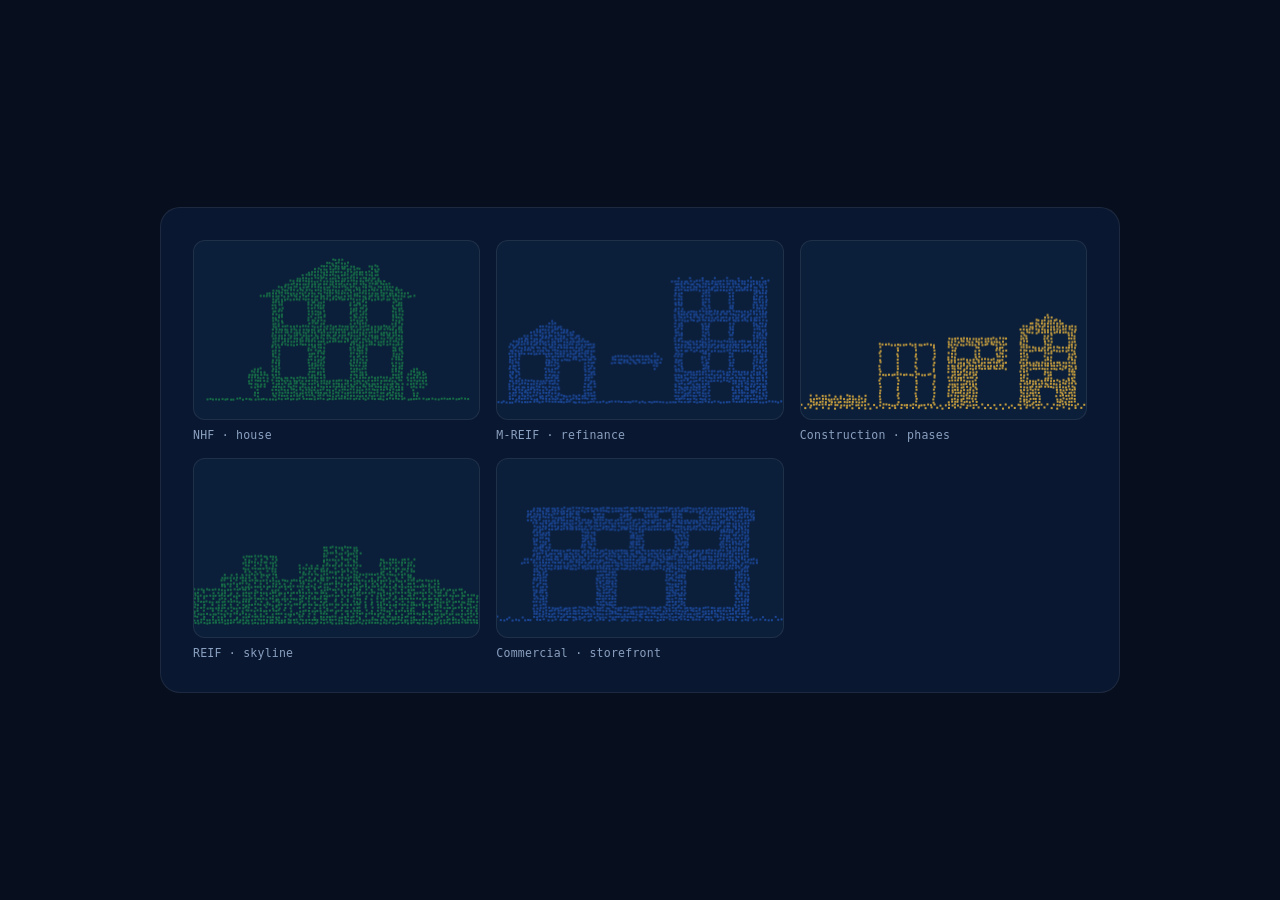
<file: dithered-viz/index.html>
<!DOCTYPE html>
<html lang="en">
<head>
<meta charset="UTF-8" />
<meta name="viewport" content="width=device-width, initial-scale=1.0" />
<title>Dithered Tile Viz — AGMB (standalone)</title>
<!--
  Standalone extraction of the AGMB design-system "Dithered Tile Viz".
  Engine ported verbatim from agmb-design-system:
    - components/viz/TileViz.tsx  (Bayer-8 ordered dither + iron-filings cursor repulsion)
    - lib/silhouettes.ts          (the 5 per-product silhouette draw functions + hexToRgb)
  React useEffect/useRef unwrapped to plain per-canvas init. IntersectionObserver
  pause-when-offscreen dropped (always-visible demo); reduced-motion = static.
-->
<style>
  :root{
    --bg:#070f1e; --panel:#0a1730; --tile:#0c1f3a; --line:rgba(255,255,255,.08);
    --ink:#eef3fb; --muted:#8aa0c0;
    --sans:ui-sans-serif,system-ui,-apple-system,"Segoe UI",Roboto,sans-serif;
    --mono:ui-monospace,"SF Mono","JetBrains Mono",Menlo,monospace;
  }
  *{box-sizing:border-box;margin:0;padding:0}
  body{background:var(--bg);color:var(--ink);font-family:var(--sans);min-height:100dvh;
       display:grid;place-items:center;padding:24px;-webkit-font-smoothing:antialiased}
  .demo-stage{
    width:min(960px,100%); background:var(--panel); border:1px solid var(--line);
    border-radius:20px; padding:clamp(18px,3vw,32px);
  }
  .grid{display:grid;grid-template-columns:repeat(2,1fr);gap:16px}
  @media (min-width:760px){ .grid{grid-template-columns:repeat(3,1fr)} }
  .tile{display:flex;flex-direction:column;gap:8px}
  .tile__host{position:relative;width:100%;aspect-ratio:16/10;background:var(--tile);
              border:1px solid var(--line);border-radius:12px;overflow:hidden}
  .tile__host canvas{position:absolute;inset:0;width:100%;height:100%;display:block}
  .tile__label{font-family:var(--mono);font-size:.72rem;letter-spacing:.02em;color:var(--muted)}
</style>
</head>
<body>
  <div class="demo-stage" id="stage">
    <div class="grid" id="grid"></div>
  </div>

  <script>
  // ---- lib/silhouettes.ts (verbatim) -------------------------------------
  function hexToRgb(hex){ var m=hex.replace("#",""); return {
    r:parseInt(m.substring(0,2),16), g:parseInt(m.substring(2,4),16), b:parseInt(m.substring(4,6),16) }; }

  var SILHOUETTES = {
    nhf:function(ctx,w,h){
      ctx.fillStyle="#fff"; var base=h*0.88, houseW=w*0.5, houseH=h*0.6, hx=(w-houseW)/2, hy=base-houseH;
      ctx.beginPath(); ctx.moveTo(hx-14,hy+6); ctx.lineTo(hx+houseW/2,hy-houseH*0.32); ctx.lineTo(hx+houseW+14,hy+6); ctx.closePath(); ctx.fill();
      ctx.fillRect(hx+houseW*0.74,hy-houseH*0.24,houseW*0.08,houseH*0.3);
      ctx.fillRect(hx,hy,houseW,houseH);
      var upH=houseH*0.22, upY=hy+houseH*0.1, upW=houseW*0.18;
      ctx.clearRect(hx+houseW*0.1,upY,upW,upH); ctx.clearRect(hx+houseW*0.41,upY,upW,upH); ctx.clearRect(hx+houseW*0.72,upY,upW,upH);
      var gfTop=hy+houseH*0.52, gfH=houseH*0.36;
      ctx.clearRect(hx+houseW*0.08,gfTop,houseW*0.2,gfH*0.78); ctx.clearRect(hx+houseW*0.72,gfTop,houseW*0.2,gfH*0.78);
      ctx.clearRect(hx+houseW*0.41,gfTop-houseH*0.04,houseW*0.18,gfH*0.96);
      ctx.beginPath(); ctx.arc(hx-houseW*0.1,base-houseH*0.18,houseH*0.1,0,Math.PI*2); ctx.fill();
      ctx.fillRect(hx-houseW*0.1-3,base-houseH*0.08,6,houseH*0.08);
      ctx.beginPath(); ctx.arc(hx+houseW+houseW*0.1,base-houseH*0.18,houseH*0.1,0,Math.PI*2); ctx.fill();
      ctx.fillRect(hx+houseW+houseW*0.1-3,base-houseH*0.08,6,houseH*0.08);
      ctx.fillRect(0,base,w,3);
    },
    mreif:function(ctx,w,h){
      ctx.fillStyle="#fff"; var base=h*0.88, lw=w*0.3, lh=h*0.36, lx=w*0.04, ly=base-lh;
      ctx.beginPath(); ctx.moveTo(lx-6,ly+4); ctx.lineTo(lx+lw/2,ly-lh*0.4); ctx.lineTo(lx+lw+6,ly+4); ctx.closePath(); ctx.fill();
      ctx.fillRect(lx,ly,lw,lh);
      ctx.clearRect(lx+lw*0.12,ly+lh*0.2,lw*0.3,lh*0.45); ctx.clearRect(lx+lw*0.58,ly+lh*0.32,lw*0.3,lh*0.6);
      var ax=w*0.4, ay=base-h*0.28, ah=h*0.06;
      ctx.fillRect(ax,ay,w*0.14,ah);
      ctx.beginPath(); ctx.moveTo(ax+w*0.14,ay-ah*0.6); ctx.lineTo(ax+w*0.14+ah*1.2,ay+ah/2); ctx.lineTo(ax+w*0.14,ay+ah*1.6); ctx.closePath(); ctx.fill();
      var rw=w*0.32, rh=h*0.74, rx=w*0.62, ry=base-rh;
      ctx.fillRect(rx-4,ry-h*0.025,rw+8,h*0.025); ctx.fillRect(rx,ry,rw,rh);
      for(var row=0;row<3;row++){ for(var col=0;col<3;col++){ var wx=rx+rw*(0.1+col*0.28), wy=ry+rh*(0.08+row*0.25); ctx.clearRect(wx,wy,rw*0.2,rh*0.16); } }
      ctx.clearRect(rx+rw*0.38,ry+rh*0.84,rw*0.24,rh*0.16);
      ctx.fillRect(0,base,w,3);
    },
    construction:function(ctx,w,h){
      ctx.fillStyle="#fff"; var base=h*0.88, pw=w*0.2, gap=w*0.046, x=w*0.025;
      ctx.fillRect(x,base-h*0.08,pw,h*0.08); x+=pw+gap;
      var fh=h*0.52, fy=base-fh, colW=pw*0.06;
      for(var i=0;i<4;i++) ctx.fillRect(x+(pw-colW)*(i/3),fy,colW,fh);
      ctx.fillRect(x,fy,pw,h*0.02); ctx.fillRect(x,fy+fh*0.5-h*0.01,pw,h*0.02); ctx.fillRect(x,fy+fh-h*0.02,pw,h*0.02); x+=pw+gap;
      var wh3=h*0.58, w3y=base-wh3;
      ctx.fillRect(x,w3y,pw,wh3);
      ctx.clearRect(x+pw*0.52,w3y+wh3*0.5,pw*0.5,wh3*0.5); ctx.clearRect(x+pw*0.15,w3y+wh3*0.15,pw*0.28,wh3*0.18); ctx.clearRect(x+pw*0.55,w3y+wh3*0.15,pw*0.28,wh3*0.18); x+=pw+gap;
      var wh4=h*0.66, w4y=base-wh4;
      ctx.beginPath(); ctx.moveTo(x-4,w4y+4); ctx.lineTo(x+pw/2,w4y-h*0.1); ctx.lineTo(x+pw+4,w4y+4); ctx.closePath(); ctx.fill();
      ctx.fillRect(x,w4y,pw,wh4);
      for(var r2=0;r2<3;r2++){ for(var c2=0;c2<2;c2++){ ctx.clearRect(x+pw*(0.18+c2*0.4),w4y+wh4*(0.1+r2*0.22),pw*0.26,wh4*0.14); } }
      ctx.clearRect(x+pw*0.4,w4y+wh4*0.78,pw*0.22,wh4*0.22);
      ctx.fillRect(0,base,w,3);
    },
    reif:function(ctx,w,h){
      ctx.fillStyle="#fff"; var base=h*0.84;
      var buildings=[
        {x:0.0,w:0.1,hRatio:0.42,cols:3,rows:5},{x:0.09,w:0.09,hRatio:0.6,cols:3,rows:7},
        {x:0.17,w:0.12,hRatio:0.86,cols:4,rows:10},{x:0.28,w:0.1,hRatio:0.55,cols:3,rows:6},
        {x:0.37,w:0.09,hRatio:0.72,cols:3,rows:8},{x:0.45,w:0.13,hRatio:0.98,cols:4,rows:12},
        {x:0.57,w:0.09,hRatio:0.62,cols:3,rows:7},{x:0.65,w:0.12,hRatio:0.8,cols:4,rows:9},
        {x:0.76,w:0.1,hRatio:0.55,cols:3,rows:6},{x:0.85,w:0.1,hRatio:0.42,cols:3,rows:5},
        {x:0.93,w:0.07,hRatio:0.36,cols:2,rows:4}
      ];
      for(var bi=0;bi<buildings.length;bi++){ var b=buildings[bi];
        var bx=b.x*w, bw=b.w*w, bh=b.hRatio*base*0.9, by=base-bh;
        ctx.fillRect(bx,by,bw,bh);
        var padX=0.14, padY=0.05, colW=(bw*(1-2*padX))/b.cols, rowH=(bh*(1-2*padY))/b.rows;
        var winW=colW*0.55, winH=rowH*0.55, offX=(colW-winW)/2, offY=(rowH-winH)/2;
        for(var r3=0;r3<b.rows;r3++){ for(var c3=0;c3<b.cols;c3++){
          var wx=bx+bw*padX+c3*colW+offX, wy=by+bh*padY+r3*rowH+offY;
          if(winW>0.8&&winH>0.8) ctx.clearRect(wx,wy,winW,winH);
        } }
      }
      ctx.fillRect(0,base,w,3);
    },
    commercial:function(ctx,w,h){
      ctx.fillStyle="#fff"; var base=h*0.88, bw=w*0.76, bh=h*0.66, bx=(w-bw)/2, by=base-bh;
      ctx.fillRect(bx,by,bw,bh);
      var sigY=by+bh*0.04, sigH=bh*0.1;
      ctx.fillRect(bx-6,sigY,bw+12,sigH);
      for(var i=0;i<5;i++) ctx.clearRect(bx+bw*(0.22+i*0.12),sigY+sigH*0.25,bw*0.06,sigH*0.5);
      var awY=by+bh*0.46; ctx.fillRect(bx-10,awY,bw+20,bh*0.05);
      var upY=by+bh*0.22, upH=bh*0.16;
      for(var j=0;j<4;j++) ctx.clearRect(bx+bw*(0.09+j*0.21),upY,bw*0.14,upH);
      var gfY=by+bh*0.58, gfH=bh*0.36;
      ctx.clearRect(bx+bw*0.07,gfY,bw*0.22,gfH*0.92); ctx.clearRect(bx+bw*0.39,gfY,bw*0.22,gfH*0.92); ctx.clearRect(bx+bw*0.71,gfY,bw*0.22,gfH*0.92);
      ctx.fillRect(0,base,w,3);
    }
  };

  // ---- TileViz.tsx engine (verbatim physics, unwrapped from React) -------
  var BAYER8=(function(){ var m=[
    0,32,8,40,2,34,10,42,48,16,56,24,50,18,58,26,12,44,4,36,14,46,6,38,60,28,52,20,62,30,54,22,
    3,35,11,43,1,33,9,41,51,19,59,27,49,17,57,25,15,47,7,39,13,45,5,37,63,31,55,23,61,29,53,21];
    var out=new Float32Array(64); for(var i=0;i<64;i++) out[i]=m[i]/64; return out; })();

  function initTile(host, canvas, viz, accent, ar, scale){
    scale = scale || 1;
    var ctx = canvas.getContext("2d");
    var silhouette = SILHOUETTES[viz];
    if(!ctx || !silhouette) return;
    var accentRGB = hexToRgb(accent);
    var RADIUS=130, MAX_PUSH=14, FOLLOW_LERP=0.15, DISP_LERP=0.2, DOT_ALPHA=0.88, DOT=2, SAMPLE_STEP=3;
    var REDUCED = matchMedia("(prefers-reduced-motion: reduce)").matches;
    var particles=[], mouse={x:-10000,y:-10000,active:false}, smooth={x:-10000,y:-10000};
    var raf=0, needsSeed=true, cw=0, ch=0;

    function seed(){
      var rect=canvas.getBoundingClientRect();
      var dpr=Math.min(window.devicePixelRatio||1,2);
      canvas.width=Math.max(2,Math.floor(rect.width*dpr));
      canvas.height=Math.max(2,Math.floor(rect.height*dpr));
      ctx.setTransform(1,0,0,1,0,0); ctx.scale(dpr,dpr);
      cw=rect.width; ch=rect.height;
      var off=document.createElement("canvas"); off.width=Math.floor(cw); off.height=Math.floor(ch);
      var octx=off.getContext("2d");
      var bw=off.width, bh=bw/ar;
      if(bh>off.height){ bh=off.height; bw=bh*ar; }
      bw*=scale; bh*=scale;
      var ox=(off.width-bw)/2, oy=off.height-bh;
      octx.save(); octx.translate(ox,oy); silhouette(octx,bw,bh); octx.restore();
      var data=octx.getImageData(0,0,off.width,off.height).data;
      particles=[];
      for(var y=0;y<off.height;y+=SAMPLE_STEP){ for(var x=0;x<off.width;x+=SAMPLE_STEP){
        var a8=data[(y*off.width+x)*4+3];
        if(a8>24 && a8/255 > BAYER8[(y&7)*8+(x&7)]){
          particles.push({bx:x+(Math.random()-0.5)*1.4, by:y+(Math.random()-0.5)*1.4, dx:0, dy:0});
        }
      } }
      needsSeed=false;
    }
    function render(){
      ctx.clearRect(0,0,cw,ch);
      if(mouse.active){ if(smooth.x<-9000){smooth.x=mouse.x;smooth.y=mouse.y;} else {smooth.x+=(mouse.x-smooth.x)*FOLLOW_LERP; smooth.y+=(mouse.y-smooth.y)*FOLLOW_LERP;} }
      var R=RADIUS;
      ctx.fillStyle="rgba("+accentRGB.r+","+accentRGB.g+","+accentRGB.b+","+DOT_ALPHA+")";
      for(var i=0,n=particles.length;i<n;i++){ var p=particles[i]; var tx=0,ty=0;
        if(mouse.active){ var dx=p.bx-smooth.x, dy=p.by-smooth.y, d=Math.sqrt(dx*dx+dy*dy);
          if(d<R && d>0.0001){ var s=Math.pow(1-d/R,2); tx=(dx/d)*MAX_PUSH*s; ty=(dy/d)*MAX_PUSH*s; } }
        p.dx+=(tx-p.dx)*DISP_LERP; p.dy+=(ty-p.dy)*DISP_LERP;
        ctx.fillRect(p.bx+p.dx,p.by+p.dy,DOT,DOT);
      }
    }
    function drawStatic(){ ctx.clearRect(0,0,cw,ch); ctx.fillStyle="rgba("+accentRGB.r+","+accentRGB.g+","+accentRGB.b+","+DOT_ALPHA+")";
      for(var i=0;i<particles.length;i++){ var p=particles[i]; ctx.fillRect(p.bx,p.by,DOT,DOT);} }
    function loop(){ render(); raf=requestAnimationFrame(loop); }
    function start(){ if(needsSeed) seed(); if(REDUCED){ drawStatic(); return; } if(!raf) loop(); }
    function onMove(e){ var rect=canvas.getBoundingClientRect(); mouse.x=e.clientX-rect.left; mouse.y=e.clientY-rect.top; if(!mouse.active){smooth.x=mouse.x;smooth.y=mouse.y;} mouse.active=true; }
    function onLeave(){ mouse.active=false; }
    if(!REDUCED){ host.addEventListener("mousemove",onMove); host.addEventListener("mouseleave",onLeave); }
    window.addEventListener("resize", function(){ needsSeed=true; }, {passive:true});
    // run on load (no offscreen pause)
    start();
  }

  // ---- 5-tile config (from agmb-design-system app/page.tsx) --------------
  var TILES=[
    {kind:"nhf",          label:"NHF · house",            accent:"#1A7A4A", ar:1.5},
    {kind:"mreif",        label:"M-REIF · refinance",     accent:"#1F4FA8", ar:1.8},
    {kind:"construction", label:"Construction · phases",  accent:"#E0B040", ar:2.4},
    {kind:"reif",         label:"REIF · skyline",         accent:"#1A7A4A", ar:2.8},
    {kind:"commercial",   label:"Commercial · storefront",accent:"#1F4FA8", ar:1.7}
  ];
  var grid=document.getElementById("grid");
  TILES.forEach(function(t){
    var tile=document.createElement("div"); tile.className="tile";
    var host=document.createElement("div"); host.className="tile__host";
    var cv=document.createElement("canvas");
    host.appendChild(cv);
    var lab=document.createElement("div"); lab.className="tile__label"; lab.textContent=t.label;
    tile.appendChild(host); tile.appendChild(lab); grid.appendChild(tile);
    // seed after layout so the canvas has size
    requestAnimationFrame(function(){ requestAnimationFrame(function(){ initTile(host, cv, t.kind, t.accent, t.ar, 1); }); });
  });
  </script>
</body>
</html>
</file>
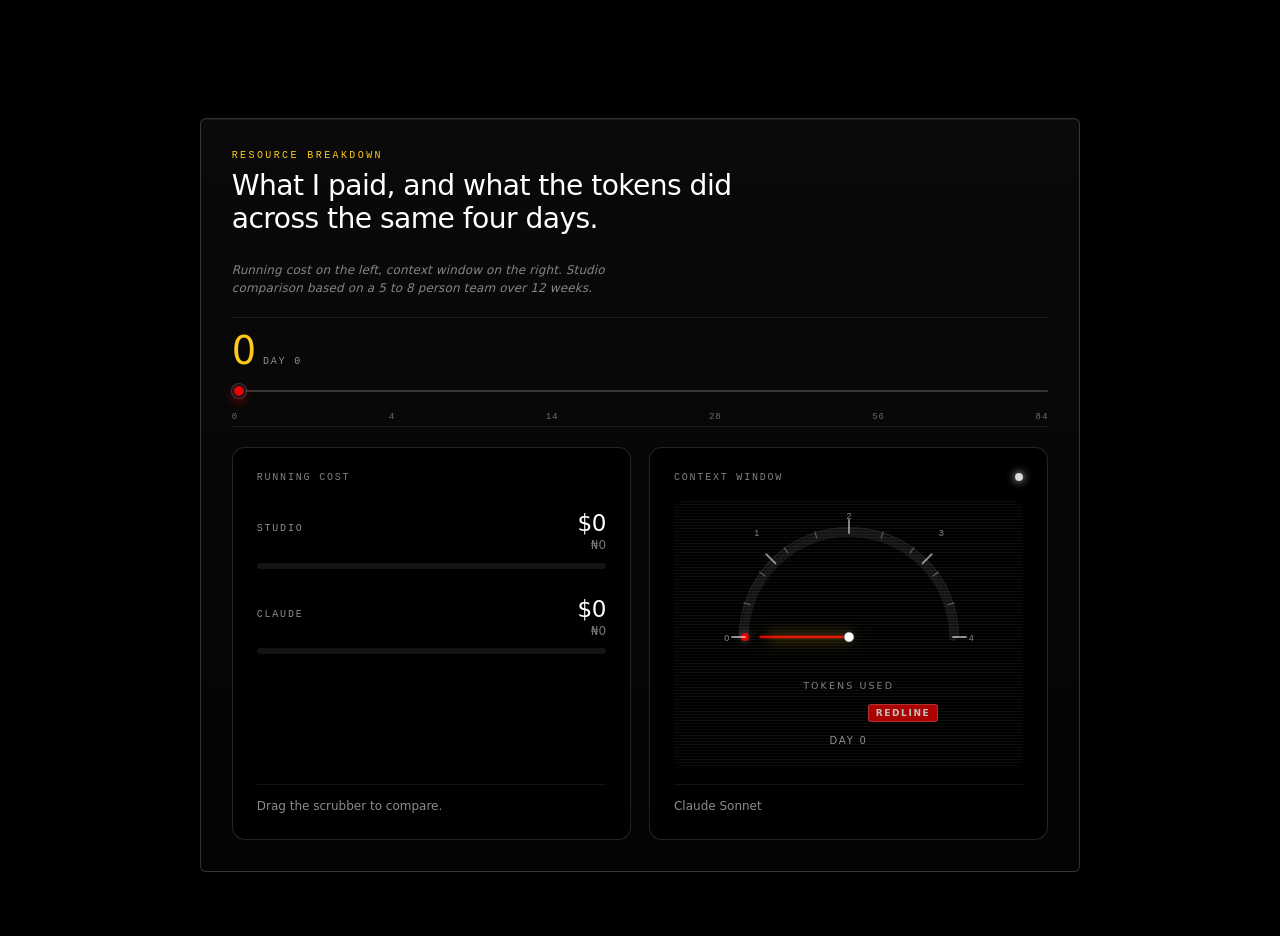
<file: speedometer/index.html>
<!DOCTYPE html>
<html lang="en">
<head>
  <meta charset="UTF-8" />
  <meta name="viewport" content="width=device-width, initial-scale=1.0" />
  <title>Resource Breakdown — STSL (standalone)</title>

  <!-- System sans (no network font fetch) — keeps the panel loading instantly -->
  <style>
    /* ── Tokens lifted from style.css :root (lines 28-89) — only what the panel uses ── */
    :root {
      --color-white:    #FFFFFF;
      --color-yellow:   #FFC919;
      --color-midnight: #14141A;
      --color-red:      #E40202;
      --color-purple:   #9B91F6;

      --bg:           #000000;
      --accent:       var(--color-red);

      --font-sans:    ui-sans-serif, system-ui, -apple-system, "Segoe UI", Roboto, sans-serif;

      --ease-expo: cubic-bezier(0.16, 1, 0.3, 1);

      --r-card:   clamp(10px, 1vw, 14px);
    }

    * { box-sizing: border-box; }

    /* Page shell — centers the single panel on the case study's dark background. */
    html, body {
      margin: 0;
      background: var(--bg);
      color: var(--color-white);
      font-family: var(--font-sans);
      -webkit-font-smoothing: antialiased;
      min-height: 100%;
    }
    body {
      display: flex;
      align-items: center;
      justify-content: center;
      min-height: 100vh;
      padding: clamp(20px, 5vw, 64px);
    }
    .stage {
      width: 100%;
      max-width: 880px;
    }

    /* ════════════════════════════════════════════════════════════════
       The following block is lifted VERBATIM from style.css lines 4241-4832
       (the .day-cost panel and every class it uses). Unrelated milestone /
       replay / card-state rules are kept as-is for fidelity; they're harmless.
       ════════════════════════════════════════════════════════════════ */
    .day-cost {
      margin: clamp(40px, 6vh, 72px) 0 0;
      padding: clamp(20px, 2.4vw, 32px);
      background: linear-gradient(180deg, rgba(255,255,255,0.04), rgba(255,255,255,0.015));
      border: 1px solid rgba(255,255,255,0.18);
      border-radius: 6px;
      box-shadow: inset 0 1px 0 rgba(255,255,255,0.06), 0 1px 0 rgba(0,0,0,0.3);
      display: flex;
      flex-direction: column;
      gap: clamp(18px, 2.2vh, 28px);
      color: #FFFFFF;
    }

    /* ── Header ─────────────────────────────────────────────────── */
    .day-cost .dc-head { display: flex; flex-direction: column; gap: 8px; }
    .day-cost .dc-eyebrow {
      font-family: ui-monospace, 'SF Mono', Menlo, Consolas, monospace;
      font-size: 10px; font-weight: 500; letter-spacing: 0.24em;
      text-transform: uppercase; color: var(--color-yellow);
      margin: 0;
    }
    .day-cost .dc-headline {
      font-family: var(--font-sans); font-weight: 300;
      font-size: clamp(1.3rem, 2.2vw, 2rem);
      line-height: 1.18; letter-spacing: -0.02em;
      color: #FFFFFF; margin: 0; max-width: 32ch;
    }
    .day-cost .dc-rationale {
      font-family: var(--font-sans); font-weight: 300;
      font-size: 12px; line-height: 1.5;
      letter-spacing: 0.01em; font-style: italic;
      color: rgba(255,255,255,0.5);
      margin: 6px 0 0; max-width: 52ch;
    }

    /* ── Scrubber ───────────────────────────────────────────────── */
    .day-cost .dc-scrubber {
      display: grid;
      grid-template-columns: 1fr auto;
      grid-template-areas:
        "readout replay"
        "slider  slider"
        "marks   marks";
      align-items: center;
      gap: 10px 14px;
      padding: 14px 0 4px;
      border-top: 1px solid rgba(255,255,255,0.08);
      border-bottom: 1px solid rgba(255,255,255,0.08);
    }
    .day-cost .dc-day-readout {
      grid-area: readout;
      display: flex; align-items: baseline; gap: 8px;
    }
    .day-cost .dc-day-num {
      font-family: var(--font-sans); font-weight: 300;
      font-size: clamp(28px, 3vw, 40px); line-height: 1;
      letter-spacing: -0.03em; color: var(--color-yellow);
      font-variant-numeric: tabular-nums;
    }
    .day-cost .dc-day-label {
      font-family: ui-monospace, 'SF Mono', Menlo, Consolas, monospace;
      font-size: 10px; letter-spacing: 0.18em; text-transform: uppercase;
      color: rgba(255,255,255,0.55);
    }
    .day-cost .dc-slider {
      grid-area: slider;
      -webkit-appearance: none; appearance: none;
      width: 100%; height: 22px; margin: 0;
      background: transparent; cursor: pointer; outline: none;
    }
    .day-cost .dc-slider::-webkit-slider-runnable-track {
      height: 2px; border-radius: 1px;
      background: linear-gradient(
        to right,
        var(--accent) 0%, var(--accent) var(--dc-progress, 0%),
        rgba(255,255,255,0.18) var(--dc-progress, 0%), rgba(255,255,255,0.18) 100%
      );
    }
    .day-cost .dc-slider::-moz-range-track {
      height: 2px; border-radius: 1px;
      background: rgba(255,255,255,0.18);
    }
    .day-cost .dc-slider::-moz-range-progress {
      height: 2px; border-radius: 1px; background: var(--accent);
    }
    .day-cost .dc-slider::-webkit-slider-thumb {
      -webkit-appearance: none; appearance: none;
      width: 14px; height: 14px; border-radius: 50%;
      background: var(--accent);
      border: 2px solid #14141a;
      box-shadow: 0 0 0 1px rgba(255,255,255,0.18), 0 4px 10px rgba(228,2,2,0.45);
      margin-top: -6px;
      transition: transform 0.18s cubic-bezier(0.22,1,0.36,1);
    }
    .day-cost .dc-slider::-moz-range-thumb {
      width: 14px; height: 14px; border-radius: 50%;
      background: var(--accent);
      border: 2px solid #14141a;
      box-shadow: 0 0 0 1px rgba(255,255,255,0.18), 0 4px 10px rgba(228,2,2,0.45);
    }
    .day-cost .dc-slider:hover::-webkit-slider-thumb,
    .day-cost .dc-slider:focus-visible::-webkit-slider-thumb { transform: scale(1.15); }
    .day-cost .dc-slider:focus-visible {
      outline: 2px solid var(--accent); outline-offset: 6px; border-radius: 2px;
    }
    .day-cost .dc-slider.is-autoplay { pointer-events: none; }
    .day-cost .dc-day-marks {
      grid-area: marks;
      display: flex; justify-content: space-between;
      font-family: ui-monospace, 'SF Mono', Menlo, Consolas, monospace;
      font-size: 9px; letter-spacing: 0.1em;
      color: rgba(255,255,255,0.4);
    }
    .day-cost .dc-day-marks span { display: block; }
    .day-cost .dc-replay {
      grid-area: replay;
      font-family: ui-monospace, 'SF Mono', Menlo, Consolas, monospace;
      font-size: 10px; font-weight: 500;
      letter-spacing: 0.18em; text-transform: uppercase;
      color: rgba(255,255,255,0.65);
      background: transparent;
      border: 1px solid rgba(255,255,255,0.18);
      border-radius: 3px;
      padding: 6px 12px;
      cursor: pointer;
      transition: color 0.2s ease, border-color 0.2s ease, background 0.2s ease;
    }
    .day-cost .dc-replay:hover,
    .day-cost .dc-replay:focus-visible {
      color: var(--color-yellow);
      border-color: var(--color-yellow);
      outline: none;
    }

    /* ── Cards (two columns) ────────────────────────────────────── */
    .day-cost .dc-cards {
      display: grid; grid-template-columns: 1fr 1fr;
      gap: clamp(12px, 1.4vw, 20px);
      background: transparent;
    }
    .day-cost .dc-card {
      position: relative;
      padding: clamp(18px, 2vw, 24px);
      background: #000000;
      border: 1px solid rgba(255,255,255,0.14);
      border-radius: var(--r-card);
      display: flex; flex-direction: column; gap: 14px;
      min-height: 240px;
    }
    .day-cost .dc-card-eyebrow {
      font-family: ui-monospace, 'SF Mono', Menlo, Consolas, monospace;
      font-size: 10px; font-weight: 500;
      letter-spacing: 0.18em; text-transform: uppercase;
      color: rgba(255,255,255,0.5); margin: 0;
    }

    /* ── Cost card ──────────────────────────────────────────────── */
    .day-cost .dc-card--cost { gap: 28px; }
    .day-cost .dc-cost-row {
      display: grid;
      grid-template-columns: 64px 1fr;
      grid-template-areas:
        "label  amount"
        "bar    bar";
      gap: 10px 12px;
      align-items: baseline;
    }
    .day-cost .dc-cost-label {
      grid-area: label;
      font-family: ui-monospace, 'SF Mono', Menlo, Consolas, monospace;
      font-size: 10px; letter-spacing: 0.18em; text-transform: uppercase;
      color: rgba(255,255,255,0.55);
    }
    .day-cost .dc-cost-amount-wrap {
      grid-area: amount;
      display: flex;
      flex-direction: column;
      align-items: flex-end;
      gap: 2px;
    }
    .day-cost .dc-cost-amount {
      font-family: var(--font-sans); font-weight: 400;
      font-size: clamp(20px, 1.8vw, 24px); line-height: 1.1;
      letter-spacing: -0.015em;
      color: #FFFFFF;
      font-variant-numeric: tabular-nums;
      text-align: right;
      transition: color 0.28s ease;
    }
    .day-cost .dc-cost-naira {
      font-family: var(--font-sans);
      font-weight: 300;
      font-size: 12px;
      letter-spacing: 0;
      color: rgba(255,255,255,0.45);
      font-variant-numeric: tabular-nums;
      line-height: 1.2;
    }
    .day-cost .dc-cost-row:nth-child(2) .dc-cost-amount.is-live { color: var(--accent); }
    .day-cost .dc-cost-row:nth-child(3) .dc-cost-amount.is-live { color: var(--color-purple); }
    .day-cost .dc-bar {
      grid-area: bar;
      height: 6px; width: 100%;
      background: rgba(255,255,255,0.08);
      border-radius: 8px; overflow: hidden;
    }
    .day-cost .dc-bar-fill {
      height: 100%; width: 0%;
      border-radius: 8px;
      transition: width 0.12s cubic-bezier(0.22, 1, 0.36, 1);
    }
    .day-cost .dc-bar-fill--studio { background: var(--accent); }
    .day-cost .dc-bar-fill--claude { background: var(--color-purple); }
    .day-cost .dc-card-summary {
      font-family: var(--font-sans); font-size: 12px; line-height: 1.5;
      font-weight: 400;
      color: rgba(255,255,255,0.55);
      margin: auto 0 0; padding-top: 12px;
      border-top: 1px solid rgba(255,255,255,0.08);
    }

    /* ── Burn-gauge card (race-car HUD instrument cluster) ──────── */
    .day-cost .dc-card--burn { gap: 18px; }
    .day-cost .dc-card--burn .dc-card-eyebrow-row {
      display: flex;
      align-items: center;
      justify-content: space-between;
      gap: 10px;
    }
    /* Engine pulse dot — pulses faster as gauge fills. --pulse-rate from JS. */
    .day-cost .dc-pulse-dot {
      --pulse-rate: 1.4s;
      --pulse-color: rgba(255,255,255,0.85);
      width: 8px; height: 8px; border-radius: 50%;
      background: var(--pulse-color);
      box-shadow: 0 0 8px var(--pulse-color);
      animation: dcEnginePulse var(--pulse-rate) cubic-bezier(0.45, 0, 0.15, 1) infinite;
      flex-shrink: 0;
    }
    @keyframes dcEnginePulse {
      0%, 100% { opacity: 0.35; transform: scale(0.85); }
      50%      { opacity: 1;    transform: scale(1.15); }
    }
    .day-cost .dc-gauge {
      position: relative;
      display: flex;
      flex-direction: column;
      align-items: center;
      gap: 8px;
      flex: 1;
      justify-content: center;
      background-image: repeating-linear-gradient(
        to bottom,
        rgba(255,255,255,0.05) 0px,
        rgba(255,255,255,0.05) 1px,
        transparent 1px,
        transparent 3px
      );
      background-position: center;
      background-size: 100% 100%;
      border-radius: 8px;
      padding: 6px 4px 0;
    }
    /* Outer ring — thin white-low-alpha base with a red overlay at 80–100%. */
    .day-cost .dc-gauge-outer-bg {
      stroke: rgba(255,255,255,0.10);
      stroke-width: 1.5;
      stroke-linecap: round;
    }
    .day-cost .dc-gauge-outer-redline {
      --redline-fill: 0;
      stroke: var(--color-red);
      stroke-width: 1.8;
      stroke-linecap: round;
      stroke-dasharray: calc(var(--redline-fill) * 20) 100;
      stroke-dashoffset: -80;
      opacity: calc(var(--redline-fill));
      filter: drop-shadow(0 0 4px rgba(228,2,2,0.55));
      transition: stroke-dasharray 0.4s cubic-bezier(0.45, 0, 0.15, 1),
                  opacity 0.4s cubic-bezier(0.45, 0, 0.15, 1);
    }
    .day-cost .dc-gauge-svg {
      width: 100%;
      max-width: 260px;
      height: auto;
      display: block;
      overflow: visible;
    }
    .day-cost .dc-gauge-bg {
      stroke: rgba(255,255,255,0.08);
      stroke-width: 6;
      stroke-linecap: round;
    }
    .day-cost .dc-gauge-fg {
      --gauge-glow-blur: 3px;
      --gauge-glow-color: rgba(255, 255, 255, 0.35);
      stroke-width: 6;
      stroke-linecap: round;
      fill: none;
      filter: drop-shadow(0 0 var(--gauge-glow-blur) var(--gauge-glow-color));
      transition: stroke-dashoffset 0.9s cubic-bezier(0.16, 1, 0.3, 1),
                  filter 0.6s cubic-bezier(0.45, 0, 0.15, 1);
      will-change: stroke-dashoffset;
    }
    /* Tick hierarchy: short = every 10% (subtle), long = quarter ticks (brighter). */
    .day-cost .dc-gauge-ticks-short line {
      stroke: rgba(255,255,255,0.28);
      stroke-width: 1;
      stroke-linecap: round;
      transition: stroke 0.3s ease;
    }
    .day-cost .dc-gauge-ticks-short line.is-passed {
      stroke: rgba(255,255,255,0.7);
    }
    .day-cost .dc-gauge-ticks-long line {
      stroke: rgba(255,255,255,0.55);
      stroke-width: 1.4;
      stroke-linecap: round;
      transition: stroke 0.3s ease;
    }
    .day-cost .dc-gauge-ticks-long line.is-passed {
      stroke: var(--color-yellow);
    }
    .day-cost .dc-gauge-ticks-long line.is-passed.is-redline {
      stroke: var(--color-red);
    }
    .day-cost .dc-gauge-needle {
      --needle-glow: rgba(228, 2, 2, 0);
      stroke: var(--color-red);
      stroke-width: 2;
      stroke-linecap: round;
      transform-origin: 100px 100px;
      transform: rotate(-90deg);
      filter: drop-shadow(0 0 4px var(--needle-glow));
      transition: transform 0.9s cubic-bezier(0.16, 1, 0.3, 1),
                  filter 0.6s cubic-bezier(0.45, 0, 0.15, 1);
      will-change: transform;
    }
    /* Sweep highlight — duplicate ghost-needle that lags behind the live needle. */
    .day-cost .dc-gauge-needle-trail {
      stroke: var(--color-yellow);
      stroke-width: 6;
      stroke-linecap: round;
      opacity: 0.28;
      transform-origin: 100px 100px;
      transform: rotate(-90deg);
      filter: blur(5px);
      transition: transform 1.2s cubic-bezier(0.16, 1, 0.3, 1),
                  opacity 0.6s ease;
      pointer-events: none;
      will-change: transform;
    }
    .day-cost .dc-gauge-pivot {
      fill: #FFFFFF;
      stroke: rgba(20,20,26,0.6);
      stroke-width: 1;
      transition: fill 0.2s cubic-bezier(0.45, 0, 0.15, 1),
                  r 0.2s cubic-bezier(0.45, 0, 0.15, 1);
    }
    .day-cost .dc-gauge-pulse {
      stroke: var(--color-yellow);
      stroke-width: 1.4;
      opacity: 0;
      transform-origin: 100px 100px;
      transform: scale(1);
      pointer-events: none;
    }
    .day-cost .dc-gauge.is-pulsing .dc-gauge-pulse {
      animation: dcPulseRing 600ms cubic-bezier(0.45, 0, 0.15, 1) forwards;
    }
    .day-cost .dc-gauge.is-pulsing .dc-gauge-pivot {
      animation: dcPulsePivot 600ms cubic-bezier(0.45, 0, 0.15, 1);
    }
    @keyframes dcPulseRing {
      0%   { opacity: 0;   transform: scale(1);   }
      20%  { opacity: 0.9; transform: scale(1.4); }
      100% { opacity: 0;   transform: scale(3.6); }
    }
    @keyframes dcPulsePivot {
      0%   { fill: #FFFFFF; }
      35%  { fill: var(--color-yellow); }
      100% { fill: #FFFFFF; }
    }
    .day-cost .dc-gauge-pulse-label {
      font-family: var(--font-sans);
      font-size: 9px;
      font-weight: 600;
      letter-spacing: 0.22em;
      text-transform: uppercase;
      color: var(--color-yellow);
      margin: 0;
      height: 12px;
      opacity: 0;
      transition: opacity 200ms cubic-bezier(0.45, 0, 0.15, 1);
      text-align: center;
    }
    .day-cost .dc-gauge-pulse-label.is-visible {
      opacity: 1;
      transition: opacity 120ms cubic-bezier(0.45, 0, 0.15, 1);
    }
    .day-cost .dc-gauge-readout {
      text-align: center;
      display: flex;
      flex-direction: column;
      align-items: center;
      gap: 4px;
      margin-top: -4px;
    }
    .day-cost .dc-gauge-readout-label {
      font-family: var(--font-sans);
      font-size: 9.5px;
      font-weight: 500;
      letter-spacing: 0.22em;
      text-transform: uppercase;
      color: rgba(255,255,255,0.5);
    }
    .day-cost .dc-gauge-readout-main {
      display: inline-flex;
      align-items: center;
      gap: 10px;
    }
    .day-cost .dc-gauge-num {
      font-family: var(--font-sans);
      font-weight: 500;
      font-size: clamp(28px, 3.2vw, 36px);
      line-height: 1;
      letter-spacing: -0.02em;
      color: #FFFFFF;
      font-variant-numeric: tabular-nums;
      font-feature-settings: 'tnum' 1;
      transform: scale(var(--token-scale, 0));
      transform-origin: center center;
      transition: color 0.28s ease,
                  transform 0.12s cubic-bezier(0.22, 1, 0.36, 1);
    }
    .day-cost .dc-gauge-num.is-burning  { color: var(--color-yellow); }
    .day-cost .dc-gauge-num.is-exhausted { color: var(--color-red); }
    /* Redline warning pill — fades in above 80% with a slow opacity pulse. */
    .day-cost .dc-gauge-readout-main { position: relative; }
    .day-cost .dc-redline-pill {
      font-family: var(--font-sans);
      font-size: 9px;
      font-weight: 600;
      letter-spacing: 0.18em;
      text-transform: uppercase;
      color: #FFFFFF;
      background: var(--color-red);
      border: 1px solid rgba(255,255,255,0.25);
      padding: 3px 7px;
      border-radius: 3px;
      --hud-static-opacity: 0.75;
      position: absolute;
      left: calc(100% + 8px);
      top: 50%;
      transform: translate(0, -50%);
      opacity: 0.75;
      pointer-events: none;
      white-space: nowrap;
    }
    .day-cost .dc-redline-pill.is-active {
      opacity: 1;
    }
    @keyframes dcRedlineThrob {
      0%, 100% { opacity: 0.6; }
      50%      { opacity: 1;   }
    }
    .day-cost .dc-gauge-label {
      font-family: var(--font-sans);
      font-size: 10px;
      font-weight: 500;
      letter-spacing: 0.18em;
      text-transform: uppercase;
      color: rgba(255,255,255,0.55);
      font-variant-numeric: tabular-nums;
    }
    .day-cost .dc-gauge-status {
      font-family: var(--font-sans);
      font-size: 12px;
      line-height: 1.5;
      font-weight: 400;
      color: rgba(255,255,255,0.55);
      margin: auto 0 0;
      padding-top: 12px;
      border-top: 1px solid rgba(255,255,255,0.08);
      transition: color 0.28s ease;
    }
    .day-cost .dc-gauge-status.is-burning  { color: var(--color-yellow); }
    .day-cost .dc-gauge-status.is-exhausted { color: var(--color-red); }

    /* ── Mobile: collapse to single column ──────────────────────── */
    @media (max-width: 720px) {
      .day-cost { padding: 18px; gap: 16px; }
      .day-cost .dc-cards { grid-template-columns: 1fr; }
      .day-cost .dc-card + .dc-card { border-left: 0; border-top: 1px solid rgba(255,255,255,0.10); }
      .day-cost .dc-card { min-height: 0; }
      .day-cost .dc-scrubber {
        grid-template-columns: 1fr;
        grid-template-areas:
          "readout"
          "slider"
          "marks"
          "replay";
      }
      .day-cost .dc-replay { justify-self: start; }
      .day-cost .dc-day-marks { font-size: 8.5px; }
    }

    /* ── Reduced motion ─────────────────────────────────────────── */
    @media (prefers-reduced-motion: reduce) {
      .day-cost .dc-bar-fill,
      .day-cost .dc-cost-amount,
      .day-cost .dc-gauge-fg,
      .day-cost .dc-gauge-needle,
      .day-cost .dc-gauge-needle-trail,
      .day-cost .dc-gauge-num,
      .day-cost .dc-gauge-outer-redline { transition: none; }
      .day-cost .dc-gauge.is-pulsing .dc-gauge-pulse,
      .day-cost .dc-gauge.is-pulsing .dc-gauge-pivot,
      .day-cost .dc-pulse-dot,
      .day-cost .dc-redline-pill.is-active { animation: none; }
    }

    /* NOTE: the source [data-reveal] rule (style.css 3655-3664) which sets
       opacity:0 / translateY(24px) is intentionally NOT included, and the
       figure below carries no data-reveal attribute, so the panel is visible
       and interactive on load with no scroll-reveal gating. */
  </style>
</head>
<body>
  <div class="stage">
    <!-- Markup lifted verbatim from case-study index.html lines 726-820,
         minus the data-reveal attribute on <figure> so nothing hides it. -->
    <figure class="day-cost" aria-label="Days versus cost over time">
      <header class="dc-head">
        <p class="dc-eyebrow">resource breakdown</p>
        <h3 class="dc-headline">What I paid, and what the tokens did across the same four days.</h3>
      </header>
      <p class="dc-rationale">Running cost on the left, context window on the right. Studio comparison based on a 5 to 8 person team over 12 weeks.</p>
      <div class="dc-scrubber">
        <div class="dc-day-readout"><span class="dc-day-num">0</span><span class="dc-day-label">Day 0</span></div>
        <input type="range" class="dc-slider" min="0" max="84" step="0.5" value="0" aria-label="Day scrubber, drag to scrub through the timeline">
        <div class="dc-day-marks" aria-hidden="true">
          <span data-mark="0">0</span>
          <span data-mark="4">4</span>
          <span data-mark="14">14</span>
          <span data-mark="28">28</span>
          <span data-mark="56">56</span>
          <span data-mark="84">84</span>
        </div>
      </div>
      <div class="dc-cards">
        <div class="dc-card dc-card--cost">
          <p class="dc-card-eyebrow">running cost</p>
          <div class="dc-cost-row">
            <span class="dc-cost-label">Studio</span>
            <span class="dc-cost-amount-wrap">
              <span class="dc-cost-amount" data-cost-studio>$0</span>
              <span class="dc-cost-naira" data-cost-studio-ng>₦0</span>
            </span>
            <div class="dc-bar"><div class="dc-bar-fill dc-bar-fill--studio"></div></div>
          </div>
          <div class="dc-cost-row">
            <span class="dc-cost-label">Claude</span>
            <span class="dc-cost-amount-wrap">
              <span class="dc-cost-amount" data-cost-claude>$0</span>
              <span class="dc-cost-naira" data-cost-claude-ng>₦0</span>
            </span>
            <div class="dc-bar"><div class="dc-bar-fill dc-bar-fill--claude"></div></div>
          </div>
          <p class="dc-card-summary">Drag the scrubber to compare.</p>
        </div>
        <div class="dc-card dc-card--burn" data-burn-card>
          <div class="dc-card-eyebrow-row">
            <p class="dc-card-eyebrow">context window</p>
            <span class="dc-pulse-dot" data-pulse-dot aria-hidden="true"></span>
          </div>
          <div class="dc-gauge" role="img" aria-label="Token burn gauge, three sessions across the 4 build days then maxes out as the context window exhausts">
            <svg class="dc-gauge-svg" viewBox="0 0 200 130" aria-hidden="true">
              <defs>
                <linearGradient id="dc-gauge-grad" x1="0" y1="0" x2="1" y2="0" gradientUnits="userSpaceOnUse">
                  <stop offset="0%"   stop-color="#FFC919"/>
                  <stop offset="100%" stop-color="#E40202"/>
                </linearGradient>
              </defs>
              <!-- Outer ring base (low-alpha white, full sweep) -->
              <path class="dc-gauge-outer-bg" d="M 16 100 A 84 84 0 0 1 184 100" fill="none" pathLength="100"/>
              <!-- Outer ring redline overlay (red, only the 80%→100% segment) -->
              <path class="dc-gauge-outer-redline" d="M 16 100 A 84 84 0 0 1 184 100" fill="none" pathLength="100"/>
              <!-- Background semicircle (full path) -->
              <path class="dc-gauge-bg" d="M 20 100 A 80 80 0 0 1 180 100" fill="none" pathLength="100"/>
              <!-- Foreground arc: single gradient stroke driven by the gauge-fill CSS variable (0..1). -->
              <path class="dc-gauge-fg"
                    d="M 20 100 A 80 80 0 0 1 180 100" fill="none"
                    stroke="url(#dc-gauge-grad)"/>
              <!-- Tick hierarchy: long ticks at 0/25/50/75/100 with day labels, short ticks every 10% -->
              <g class="dc-gauge-ticks-short" data-ticks-short>
                <!-- short ticks at 10,20,30,40,60,70,80,90 percent -->
              </g>
              <g class="dc-gauge-ticks-long" data-ticks-long>
                <!-- long ticks at 0,25,50,75,100 -->
              </g>
              <g class="dc-gauge-tick-labels" font-family="DM Sans, sans-serif" font-size="7" font-weight="500" fill="rgba(255,255,255,0.5)" text-anchor="middle">
                <text x="6"   y="103">0</text>
                <text x="29"  y="22">1</text>
                <text x="100" y="9">2</text>
                <text x="171" y="22">3</text>
                <text x="194" y="103">4</text>
              </g>
              <line class="dc-gauge-needle" x1="100" y1="100" x2="100" y2="32"/>
              <line class="dc-gauge-needle-trail" x1="100" y1="100" x2="100" y2="40"/>
              <circle class="dc-gauge-pivot" cx="100" cy="100" r="4"/>
              <circle class="dc-gauge-pulse" cx="100" cy="100" r="4" fill="none"/>
            </svg>
            <div class="dc-gauge-readout">
              <span class="dc-gauge-readout-label">tokens used</span>
              <div class="dc-gauge-readout-main">
                <span class="dc-gauge-num" data-token-num>0</span>
                <span class="dc-redline-pill" data-redline-pill aria-hidden="true">REDLINE</span>
              </div>
              <span class="dc-gauge-label" data-token-label>day 0</span>
            </div>
            <p class="dc-gauge-pulse-label" data-pulse-label aria-hidden="true">new session</p>
          </div>
          <p class="dc-gauge-status" data-token-status>Claude Sonnet</p>
        </div>
      </div>
    </figure>
  </div>

  <script>
  /* ════════════════════════════════════════════════════════════════
     JS lifted verbatim from case-study script.js lines 671-935
     (initDayCost). The only change: the scroll-tied progress block is
     neutralized — instead of binding window scroll, we just paint day 0 on
     load and let the slider's own 'input' handler drive everything. The day→
     value mappings, gauge needle math, token math, and redline/pulse logic
     are unchanged from source.
     ════════════════════════════════════════════════════════════════ */
  function initDayCost() {
    const fig = document.querySelector('.day-cost');
    if (!fig) return;
    const slider = fig.querySelector('.dc-slider');
    const dayNum = fig.querySelector('.dc-day-num');
    const dayLabel = fig.querySelector('.dc-day-label');
    const studioAmount = fig.querySelector('[data-cost-studio]');
    const claudeAmount = fig.querySelector('[data-cost-claude]');
    const studioNaira = fig.querySelector('[data-cost-studio-ng]');
    const claudeNaira = fig.querySelector('[data-cost-claude-ng]');
    const studioBar = fig.querySelector('.dc-bar-fill--studio');
    const claudeBar = fig.querySelector('.dc-bar-fill--claude');
    const summary = fig.querySelector('.dc-card-summary');
    const tokenNum = fig.querySelector('[data-token-num]');
    const tokenLabel = fig.querySelector('[data-token-label]');
    const tokenStatus = fig.querySelector('[data-token-status]');
    const gauge = fig.querySelector('.dc-gauge');
    const gaugeFg = fig.querySelector('.dc-gauge-fg');
    const gaugeNeedle = fig.querySelector('.dc-gauge-needle');
    // Compute the actual path length once at init and pin both dasharray +
    // initial offset directly on the element via attributes.
    const GAUGE_LEN = gaugeFg ? gaugeFg.getTotalLength() : 251.33;
    if (gaugeFg) {
      gaugeFg.setAttribute('stroke-dasharray', GAUGE_LEN);
      gaugeFg.setAttribute('stroke-dashoffset', GAUGE_LEN);
    }
    const gaugeNeedleTrail = fig.querySelector('.dc-gauge-needle-trail');
    const redlinePill = fig.querySelector('[data-redline-pill]');
    const pulseDot = fig.querySelector('[data-pulse-dot]');
    const ticksShortHost = fig.querySelector('[data-ticks-short]');
    const ticksLongHost = fig.querySelector('[data-ticks-long]');
    const pulseLabel = fig.querySelector('[data-pulse-label]');

    // Build tick hierarchy along the 180° arc.
    const SVG_NS = 'http://www.w3.org/2000/svg';
    function tickAt(pct, longTick) {
      const angle = Math.PI * (1 - pct / 100);
      const cx = 100, cy = 100;
      const rIn = 80, rOut = longTick ? 90 : 85;
      const x1 = cx + Math.cos(angle) * rIn;
      const y1 = cy - Math.sin(angle) * rIn;
      const x2 = cx + Math.cos(angle) * rOut;
      const y2 = cy - Math.sin(angle) * rOut;
      const line = document.createElementNS(SVG_NS, 'line');
      line.setAttribute('x1', x1.toFixed(2));
      line.setAttribute('y1', y1.toFixed(2));
      line.setAttribute('x2', x2.toFixed(2));
      line.setAttribute('y2', y2.toFixed(2));
      line.dataset.pct = String(pct);
      return line;
    }
    if (ticksShortHost && ticksLongHost) {
      [10, 20, 30, 40, 60, 70, 80, 90].forEach(p => ticksShortHost.appendChild(tickAt(p, false)));
      [0, 25, 50, 75, 100].forEach(p => {
        const line = tickAt(p, true);
        if (p >= 80) line.classList.add('is-redline');
        ticksLongHost.appendChild(line);
      });
    }

    if (!slider || !dayNum || !studioBar || !claudeBar) return;

    // Per-day token totals from the real STSL build session logs.
    const TOKEN_DATA = [
      { day: 1, total: 17_019_602 },
      { day: 2, total: 40_632_391 },
      { day: 3, total: 63_603_609 },
      { day: 4, total: 24_977_120 },
    ];
    const TOKEN_TOTAL = TOKEN_DATA.reduce((s, x) => s + x.total, 0);
    const TOKEN_CUM = TOKEN_DATA.reduce((acc, x) => {
      acc.push((acc[acc.length - 1] || 0) + x.total);
      return acc;
    }, []);
    const fmtNum = new Intl.NumberFormat('en-US', { notation: 'compact', maximumFractionDigits: 0 });
    const BURN_DAY = 4;

    const fmt = new Intl.NumberFormat('en-US', { style: 'currency', currency: 'USD', maximumFractionDigits: 0 });
    const fmtNG = new Intl.NumberFormat('en-NG', { maximumFractionDigits: 0 });
    const reduced = window.matchMedia('(prefers-reduced-motion: reduce)').matches;
    const STUDIO_TOTAL = 10_000;
    const CLAUDE_TOTAL = 65;
    const NGN_RATE = 1540;
    const SHIP_DAY = 3.5;
    const MAX_DAY = 84;

    // Track which session the scrubber is currently in.
    let lastSessionIdx = sessionIndexFor(0);
    function sessionIndexFor(d) {
      if (d < 1) return 0;
      if (d < 2) return 1;
      return 2;
    }

    function firePulse() {
      if (reduced) return;
      gauge.classList.remove('is-pulsing');
      void gauge.offsetWidth;
      gauge.classList.add('is-pulsing');
      if (pulseLabel) {
        pulseLabel.classList.add('is-visible');
        clearTimeout(firePulse._t);
        firePulse._t = setTimeout(() => pulseLabel.classList.remove('is-visible'), 800);
      }
      setTimeout(() => gauge.classList.remove('is-pulsing'), 620);
    }

    function renderDayReadout(d) {
      const shown = Math.round(d);
      dayNum.textContent = String(shown);
      dayLabel.textContent = `Day ${shown}`;
    }

    function update(rawDay) {
      const d = Math.round(Math.max(0, Math.min(MAX_DAY, rawDay)) * 2) / 2;
      renderDayReadout(d);

      // ── Running-cost bars + amounts ────────────────────────────
      const studioCost = Math.round((d / MAX_DAY) * STUDIO_TOTAL);
      studioAmount.textContent = fmt.format(studioCost);
      studioAmount.classList.toggle('is-live', d > 0);
      if (studioNaira) studioNaira.textContent = `₦${fmtNG.format(studioCost * NGN_RATE)}`;
      studioBar.style.width = `${(d / MAX_DAY) * 100}%`;

      const claudeCost = d >= SHIP_DAY
        ? CLAUDE_TOTAL
        : Math.round((d / SHIP_DAY) * CLAUDE_TOTAL);
      claudeAmount.textContent = fmt.format(claudeCost);
      claudeAmount.classList.toggle('is-live', d > 0);
      if (claudeNaira) claudeNaira.textContent = `₦${fmtNG.format(claudeCost * NGN_RATE)}`;
      claudeBar.style.width = `${(claudeCost / STUDIO_TOTAL) * 100}%`;

      fig.style.setProperty('--dc-progress', `${(d / MAX_DAY) * 100}%`);

      if (d <= 0) {
        summary.textContent = 'Drag the scrubber to compare.';
      } else {
        const diff = studioCost - claudeCost;
        summary.textContent = `${fmt.format(diff)} less than the agency at this point.`;
      }

      // ── Gauge (arc, needle, glow, redline, pulse, ticks) ───────
      if (!(gaugeFg && gaugeNeedle && tokenNum)) return;
      const scrollProgress = Math.max(0, Math.min(1, d / MAX_DAY));
      const dayMarker = Math.min(Math.floor(scrollProgress * 5), 4);
      const fill = dayMarker / 4; // 0, 0.25, 0.5, 0.75, 1
      gaugeFg.setAttribute('stroke-dashoffset', ((1 - fill) * GAUGE_LEN).toFixed(2));
      gaugeNeedle.style.transform = `rotate(${(-90 + fill * 180).toFixed(2)}deg)`;

      if (gaugeNeedleTrail) {
        gaugeNeedleTrail.style.transform = `rotate(${(-90 + fill * 180).toFixed(2)}deg)`;
      }

      // ── Token counter + scale ──────────────────────────────────
      const scrollDay = fill * BURN_DAY;
      let tokensSoFar;
      if (scrollDay <= 0) tokensSoFar = 0;
      else if (scrollDay >= BURN_DAY) tokensSoFar = TOKEN_TOTAL;
      else {
        const idx = Math.floor(scrollDay);
        const frac = scrollDay - idx;
        const base = idx > 0 ? TOKEN_CUM[idx - 1] : 0;
        const next = TOKEN_DATA[idx]?.total || 0;
        tokensSoFar = Math.round(base + frac * next);
      }
      tokenNum.textContent = fmtNum.format(tokensSoFar);
      const tokenScale = fill <= 0 ? 0 : Math.pow(fill, 0.6);
      tokenNum.style.setProperty('--token-scale', tokenScale.toFixed(4));

      // ── Token label + status text ──────────────────────────────
      const dayN = Math.min(Math.ceil(d), BURN_DAY);
      tokenLabel.textContent = d <= 0
        ? 'day 0'
        : (d >= BURN_DAY ? 'day 4 — context full' : `day ${dayN}`);

      tokenStatus.textContent = d < 2 ? 'Claude Sonnet' : 'Claude Opus 4.7';
      tokenNum.classList.remove('is-burning', 'is-exhausted');
      if (d >= 3 && d < BURN_DAY) {
        tokenNum.classList.add('is-burning');
      } else if (d >= BURN_DAY) {
        tokenNum.classList.add('is-exhausted');
      }

      // Reset-pulse on session boundary crossings.
      const idx = sessionIndexFor(d);
      if (idx !== lastSessionIdx) {
        firePulse();
        lastSessionIdx = idx;
      }
    }

    slider.addEventListener('input', (e) => {
      update(parseFloat(e.target.value));
    });

    // Standalone: no scroll-tied progress. Paint the initial state from the
    // slider's own value so the panel is fully live on load.
    update(parseFloat(slider.value));
  }

  if (document.readyState === 'loading') {
    document.addEventListener('DOMContentLoaded', initDayCost);
  } else {
    initDayCost();
  }
  </script>
</body>
</html>
</file>
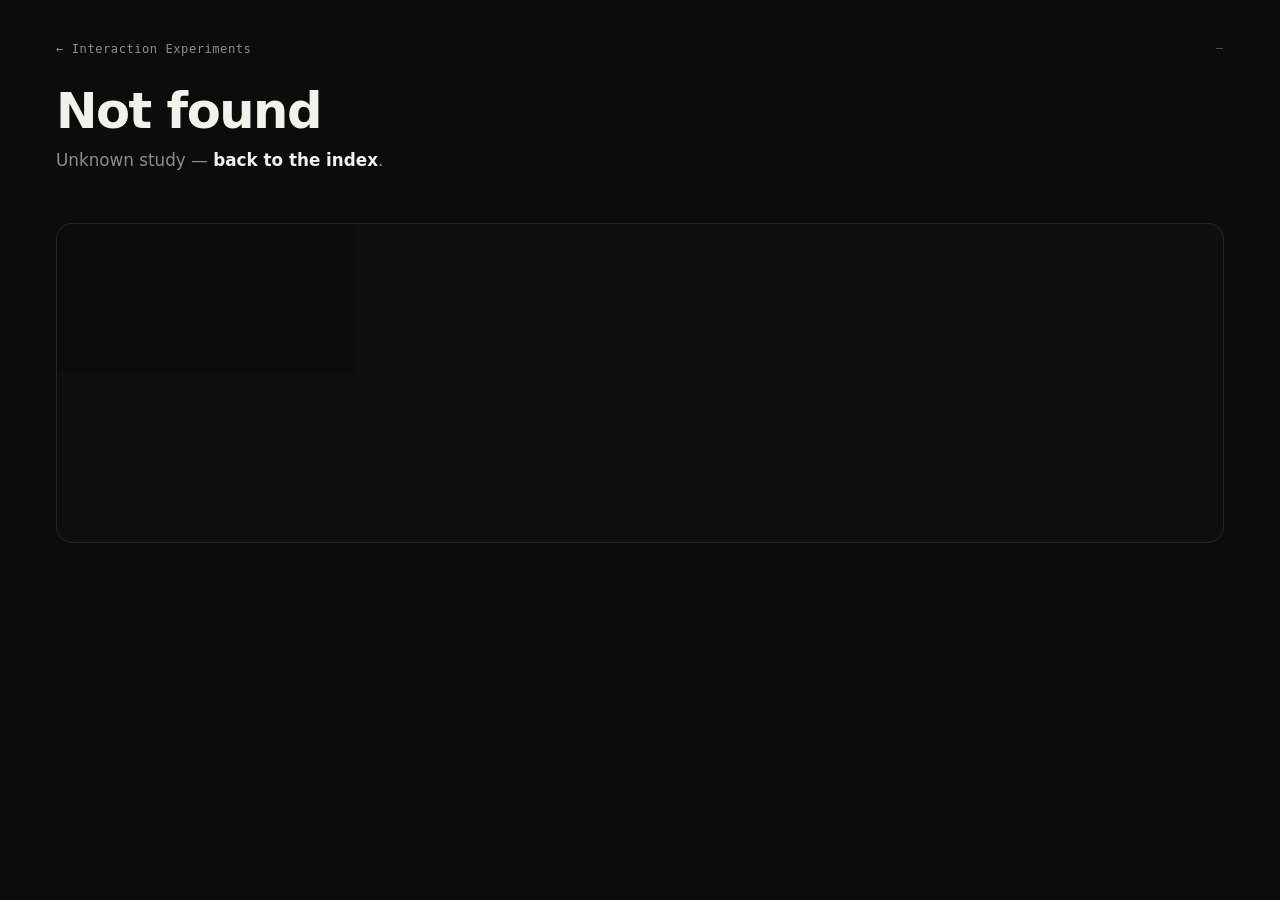
<file: player.html>
<!DOCTYPE html>
<html lang="en">
<head>
<meta charset="UTF-8" />
<meta name="viewport" content="width=device-width, initial-scale=1.0" />
<title>Interaction — Interaction Experiments</title>
<style>
  :root {
    --bg: #0c0c0d;
    --stage: #0f0f10;
    --ink: #f2f1ec;
    --muted: #8d8d88;
    --faint: #5c5c58;
    --line: rgba(255,255,255,0.09);
    --red: #e40202;            /* the ONLY red — the interaction title */
    --ease: cubic-bezier(0.23, 1, 0.32, 1);
    --sans: ui-sans-serif, system-ui, -apple-system, "Segoe UI", Roboto, sans-serif;
    --mono: ui-monospace, "SF Mono", "JetBrains Mono", Menlo, monospace;
  }
  * { box-sizing: border-box; margin: 0; padding: 0; }
  body {
    background: var(--bg); color: var(--ink); font-family: var(--sans);
    -webkit-font-smoothing: antialiased; line-height: 1.5;
    min-height: 100dvh; display: flex; flex-direction: column;
    padding: clamp(1.25rem, 3.5vw, 2.5rem) clamp(1.25rem, 5vw, 3.5rem) clamp(1.5rem, 4vw, 3rem);
  }
  .shell { width: 100%; max-width: 1320px; margin: 0 auto; flex: 1; display: flex; flex-direction: column; }

  .topbar { display: flex; align-items: center; justify-content: space-between; gap: 1rem;
            margin-bottom: clamp(1.2rem, 2.5vw, 1.8rem); }
  .back { font-family: var(--mono); font-size: 0.76rem; letter-spacing: 0.04em; color: var(--muted);
          text-decoration: none; display: inline-flex; align-items: center; gap: 0.5rem; transition: color 180ms ease; }
  .back span { display: inline-block; transition: transform 300ms var(--ease); }
  .back:hover { color: var(--ink); }
  .back:hover span { transform: translateX(-3px); }
  .label { font-family: var(--mono); font-size: 0.72rem; letter-spacing: 0.1em; text-transform: uppercase;
           color: var(--faint); text-align: right; }

  .head { margin-bottom: clamp(1rem, 2.2vw, 1.5rem); }
  .title { font-size: clamp(1.9rem, 5vw, 3.1rem); line-height: 1.0; letter-spacing: -0.03em;
           font-weight: 660; color: var(--ink); }       /* white; red is only the index hover state */
  .caption { color: var(--muted); font-size: clamp(0.95rem, 1.6vw, 1.05rem); max-width: 66ch; margin-top: 0.7rem; }
  .caption em { color: var(--ink); font-style: normal; font-weight: 600; }

  /* stage = clip window. aspect is set per-study once the element is measured. */
  .stage { position: relative; width: 100%; background: var(--stage);
           border: 1px solid var(--line); border-radius: 16px; overflow: hidden;
           margin-top: clamp(1rem, 2.5vw, 1.6rem); min-height: 320px; }
  .stage.is-scroll { flex: 1; }
  .scaler { position: absolute; top: 0; left: 0; transform-origin: 0 0; }
  .stage iframe { border: 0; display: block; background: #0c0c0d; opacity: 0; transition: opacity 240ms ease; }
  .stage.ready iframe { opacity: 1; }
  /* scroll mode: scaler fills the stage so the iframe (height:100%) has a real
     height to resolve against; iframe then fills and scrolls */
  .stage.is-scroll .scaler { inset: 0; width: 100%; height: 100%; transform: none !important; }
  .stage.is-scroll iframe { position: absolute; inset: 0; width: 100%; height: 100%; }

  .stage__loading { position: absolute; inset: 0; display: grid; place-items: center;
                    font-family: var(--mono); font-size: 0.72rem; letter-spacing: 0.14em;
                    text-transform: uppercase; color: var(--faint); pointer-events: none;
                    transition: opacity 300ms ease; z-index: 2; }
  .stage.ready .stage__loading { opacity: 0; }

  .foot { margin-top: 1rem; display: flex; gap: 1.5rem; flex-wrap: wrap; align-items: center;
          font-family: var(--mono); font-size: 0.72rem; color: var(--faint); letter-spacing: 0.04em; }
  .foot a { color: var(--muted); text-decoration: none; border-bottom: 1px solid var(--line); }
  .foot a:hover { color: var(--ink); }

  @media (prefers-reduced-motion: reduce) { .back span, .stage iframe { transition: none; } }
</style>
</head>
<body>
  <div class="shell">
    <div class="topbar">
      <a class="back" href="./index.html"><span>&larr;</span> Interaction Experiments</a>
      <span class="label" id="label"></span>
    </div>
    <div class="head">
      <h1 class="title" id="title">Interaction</h1>
      <p class="caption" id="caption"></p>
    </div>
    <div class="stage" id="stage">
      <div class="stage__loading" id="loading">loading interaction…</div>
      <div class="scaler" id="scaler"><iframe id="frame" title="" allow="fullscreen"></iframe></div>
    </div>
    <div class="foot">
      <span id="srcnote"></span>
      <a id="openlive" href="#" target="_blank" rel="noopener">Open in a new tab &#8599;</a>
    </div>
  </div>

  <script>
    // Each study loads its real deployed page, then we ISOLATE the interactive
    // element so the experiment opens straight on the interaction — no loader,
    // no hero, no chrome — while the element's own JS keeps the interaction live.
    // Same-origin (lobzyjay.github.io) studies can be cropped/scrolled precisely;
    // cross-origin ones fall back to a plain embed.
    var STUDIES = {
      "apex-footer": {
        title: "Footer Interaction", label: "Apex footer · self-built",
        caption: "Blob tags <em>float in one-by-one</em> and un-strike on hover; a hand that tracks your cursor.",
        src: "./apex-footer/", srcnote: "self-built in this repo",
        mode: "crop", find: { selector: ".footer" }, viewportW: 1280, hide: [".page-spacer"]
      },
      "stsl-hero": {
        title: "Hero Atmosphere", label: "Systemspec · cursor-aware",
        caption: "A braille dot-field — <em>move your cursor over it</em> and the texture pushes away from the pointer.",
        src: "./atmosphere-hero/", srcnote: "Systemspec · extracted",
        mode: "crop", find: { selector: ".demo-stage" }, viewportW: 1000
      },
      "stsl-footer": {
        title: "Footer Atmosphere", label: "Systemspec · cursor-aware",
        caption: "Same canvas physics as the hero, <em>warped onto the espresso footer surface</em>. Move your cursor over it.",
        src: "./atmosphere-footer/", srcnote: "Systemspec · extracted",
        mode: "crop", find: { selector: ".demo-stage" }, viewportW: 1000
      },
      "stsl-speedometer": {
        title: "Speedometer Mouse Interaction", label: "STSL case study · drag the scrubber",
        caption: "<em>Drag the day-scrubber</em> — it drives the running-cost bars and the speedometer gauge.",
        src: "./speedometer/", srcnote: "STSL case study · extracted",
        mode: "crop", find: { selector: ".day-cost" }, viewportW: 1000
      },
      "agmb-viz": {
        title: "Dithered Tile Viz", label: "AGMB design system · cursor-aware",
        caption: "Per-product silhouettes Bayer-dithered into dot fields — <em>move your cursor over a tile</em> to displace the dots (iron-filings repulsion).",
        src: "./dithered-viz/", srcnote: "AGMB design system · extracted",
        mode: "crop", find: { selector: ".demo-stage" }, viewportW: 1100
      },
      "pacific-turbine": {
        title: "Wind Turbine", label: "Pacific Blue · Three.js GLB",
        caption: "A real GLB turbine (Enercon E70) — <em>scroll the stage</em> to orbit the camera through the section.",
        src: "./pacific-turbine/", srcnote: "Pacific Blue · section extracted",
        mode: "scroll", find: { selector: "#gen-section" }, scrollFrac: 0.22, viewportW: 1280
      }
    };

    var id = new URLSearchParams(location.search).get("study");
    var s = STUDIES[id] || { title: "Not found", label: "—",
      caption: "Unknown study — <em>back to the index</em>.", src: "", srcnote: "", mode: "embed" };

    var stage = document.getElementById("stage");
    var scaler = document.getElementById("scaler");
    var frame = document.getElementById("frame");
    var loading = document.getElementById("loading");
    var openlive = document.getElementById("openlive");
    var cropState = null;   // {left, top, k} once a crop is applied — used for touch mapping

    document.title = s.title + " — Interaction Experiments";
    document.getElementById("title").textContent = s.title;
    document.getElementById("label").textContent = s.label;
    document.getElementById("caption").innerHTML = s.caption;
    document.getElementById("srcnote").textContent = s.srcnote;
    if (s.src) openlive.href = s.src; else openlive.style.display = "none";

    function reveal() { stage.classList.add("ready"); }

    function findEl(doc, find) {
      return (find && find.selector) ? doc.querySelector(find.selector) : null;
    }

    function hideChrome(doc, hide) {
      try { if (doc.__ieChromeHidden) return; doc.__ieChromeHidden = true; } catch (e) { return; }  // run once
      (hide || []).forEach(function (sel) {
        try { [].slice.call(doc.querySelectorAll(sel)).forEach(function (el) { el.style.display = "none"; }); } catch (e) {}
      });
      // generic: kill full-viewport fixed overlays / loaders sitting on top
      try {
        var vw = doc.documentElement.clientWidth, vh = doc.documentElement.clientHeight;
        [].slice.call(doc.querySelectorAll("body *")).forEach(function (el) {
          var cs = el.ownerDocument.defaultView.getComputedStyle(el);
          if (cs.position === "fixed") {
            var r = el.getBoundingClientRect();
            var z = parseInt(cs.zIndex, 10) || 0;
            if (r.width >= vw * 0.9 && r.height >= vh * 0.9 && z >= 50) el.style.display = "none";
          }
        });
      } catch (e) {}
    }

    // single source of truth for the stage's available height (used by both modes)
    function availStageHeight() {
      return Math.max(320, window.innerHeight - stage.getBoundingClientRect().top - 80);
    }

    function applyCrop() {
      var win = frame.contentWindow, doc = frame.contentDocument;
      // 1) render at a known desktop width AND a realistic height first. Using a real
      //    height (not a collapsed 10px) keeps vh/dvh layouts from collapsing, which
      //    otherwise makes scrollHeight measure short and clips the bottom of the crop.
      frame.style.width = s.viewportW + "px";
      frame.style.height = (window.innerHeight || 900) + "px";
      void doc.documentElement.offsetWidth;
      hideChrome(doc, s.hide);                              // hide chrome/fillers BEFORE measuring height
      void doc.documentElement.offsetWidth;
      // size the iframe to the (now stable) content height so nothing is clipped
      frame.style.height = doc.documentElement.scrollHeight + "px";
      void doc.documentElement.offsetWidth;
      // 2) measure the element at the final layout
      var el = findEl(doc, s.find);
      if (!el) return false;
      var r = el.getBoundingClientRect();
      var left = r.left + win.scrollX, top = r.top + win.scrollY, w = r.width, h = r.height;
      if (!w || !h) return false;
      // guarantee the iframe is at least tall enough to contain the cropped element
      if (top + h > parseInt(frame.style.height, 10)) frame.style.height = (top + h + 80) + "px";

      // 3) UNIFORM PLAYER FRAME: the stage is a consistent box (fills the available
      //    area, same for every study); the element is scaled to CONTAIN within it
      //    — never upscaled — and centered, so nothing is cut and all studies share
      //    one frame size. The stage background letterboxes around it.
      stage.style.aspectRatio = "auto";
      stage.style.minHeight = "0";
      stage.style.height = "";                              // reset to read available space
      var availW = stage.clientWidth;                       // = shell width (consistent)
      var availH = availStageHeight();
      stage.style.height = availH + "px";
      var pad = 28;
      var k = Math.min(1, (availW - pad * 2) / w, (availH - pad * 2) / h);
      var sw = w * k, sh = h * k;
      var offX = Math.round((availW - sw) / 2), offY = Math.round((availH - sh) / 2);
      scaler.style.left = offX + "px";
      scaler.style.top = offY + "px";
      frame.style.transform = "translate(" + (-left) + "px," + (-top) + "px)";
      scaler.style.transform = "scale(" + k + ")";
      cropState = { left: left, top: top, k: k, offX: offX, offY: offY };   // touch mapping
      return true;
    }

    function applyScroll() {
      var win = frame.contentWindow, doc = frame.contentDocument;
      stage.classList.add("is-scroll");
      // give the stage an explicit viewport-based height so the embedded iframe
      // (and any vh-based content inside it) has real dimensions to render into
      stage.style.minHeight = "0";
      stage.style.height = availStageHeight() + "px";
      // .stage.is-scroll CSS sizes the scaler + iframe to fill the stage (no imperative styles)
      hideChrome(doc, s.hide);
      // once the user scrolls/interacts, stop re-positioning so we never yank them back
      var userMoved = false;
      try { ["wheel", "touchstart", "keydown", "pointerdown"].forEach(function (ev) {
        win.addEventListener(ev, function () { userMoved = true; }, { passive: true });
      }); } catch (e) {}
      // re-measure the section as the vh layout resolves, then scroll in (unless the user took over)
      function go() {
        if (userMoved) return;
        var el = findEl(doc, s.find);
        if (!el) return;
        var r = el.getBoundingClientRect();
        var target = r.top + win.scrollY + (s.scrollFrac ? r.height * s.scrollFrac : 0);
        try { win.scrollTo(0, target); } catch (e) {}
      }
      go(); setTimeout(go, 400); setTimeout(go, 1200);
      return true;
    }

    var applied = false;
    function tryApply() {
      if (applied) return true;
      if (s.mode === "embed") return false;
      var ok = false;
      try {
        var doc = frame.contentDocument;                 // throws if cross-origin (local dev)
        if (doc && doc.readyState !== "loading") {
          if (s.mode === "crop") { if (findEl(doc, s.find)) ok = applyCrop(); }
          else if (s.mode === "scroll") { if (!s.find || findEl(doc, s.find)) ok = applyScroll(); }
        }
      } catch (e) { ok = false; }
      if (ok) {
        applied = true;
        reveal();
        if (s.mode === "crop") {
          setTimeout(function () { try { applyCrop(); } catch (e) {} }, 600);
          setTimeout(function () { try { applyCrop(); } catch (e) {} }, 1500);
        }
      }
      return ok;
    }

    // Touch playability: cursor-driven demos have no hover on phones. Map a finger
    // drag over the stage to a synthetic mousemove inside the (same-origin) iframe,
    // translated through the crop transform, so the demo reacts to touch too.
    function dispatchPointer(clientX, clientY) {
      if (!cropState) return;
      try {
        var win = frame.contentWindow, doc = frame.contentDocument;
        var cx = cropState.left + (clientX - (cropState.offX || 0)) / cropState.k;
        var cy = cropState.top + (clientY - (cropState.offY || 0)) / cropState.k;
        var target = doc.elementFromPoint(cx, cy) || doc.body;
        ["pointermove", "mousemove"].forEach(function (type) {
          target.dispatchEvent(new win.MouseEvent(type, { clientX: cx, clientY: cy, bubbles: true }));
        });
      } catch (e) {}
    }
    stage.addEventListener("touchmove", function (e) {
      if (!cropState) return;          // scroll-mode demos keep native touch-scroll
      var t = e.touches[0]; if (!t) return;
      var r = stage.getBoundingClientRect();
      dispatchPointer(t.clientX - r.left, t.clientY - r.top);
      e.preventDefault();              // crop demos: let the finger "draw", not scroll
    }, { passive: false });
    stage.addEventListener("touchstart", function (e) {
      if (!cropState) return;
      var t = e.touches[0]; if (!t) return;
      var r = stage.getBoundingClientRect();
      dispatchPointer(t.clientX - r.left, t.clientY - r.top);
    }, { passive: true });

    if (s.src) {
      frame.title = s.title;
      var rt;
      window.addEventListener("resize", function () {
        if (s.mode !== "crop" || !applied) return;
        clearTimeout(rt); rt = setTimeout(function () { try { applyCrop(); } catch (e) {} }, 150);
      });
      if (s.mode === "embed") {
        frame.addEventListener("load", reveal);
        setTimeout(reveal, 4000);
        frame.src = s.src;
      } else {
        // Apply crop/scroll as soon as the iframe DOM is ready — don't wait for the
        // full load event (heavy embeds like the turbine fire it very late).
        var tries = 0;
        var poll = setInterval(function () {
          tries++;
          if (tryApply() || tries > 80) {
            clearInterval(poll);
            if (!applied) { stage.classList.add("is-scroll"); frame.style.cssText = ""; reveal(); }
          }
        }, 150);
        frame.addEventListener("load", tryApply);   // also try on full load
        setTimeout(reveal, 12000);                   // ultimate safety reveal
        frame.src = s.src;
      }
    } else { reveal(); }
  </script>
</body>
</html>
</file>
